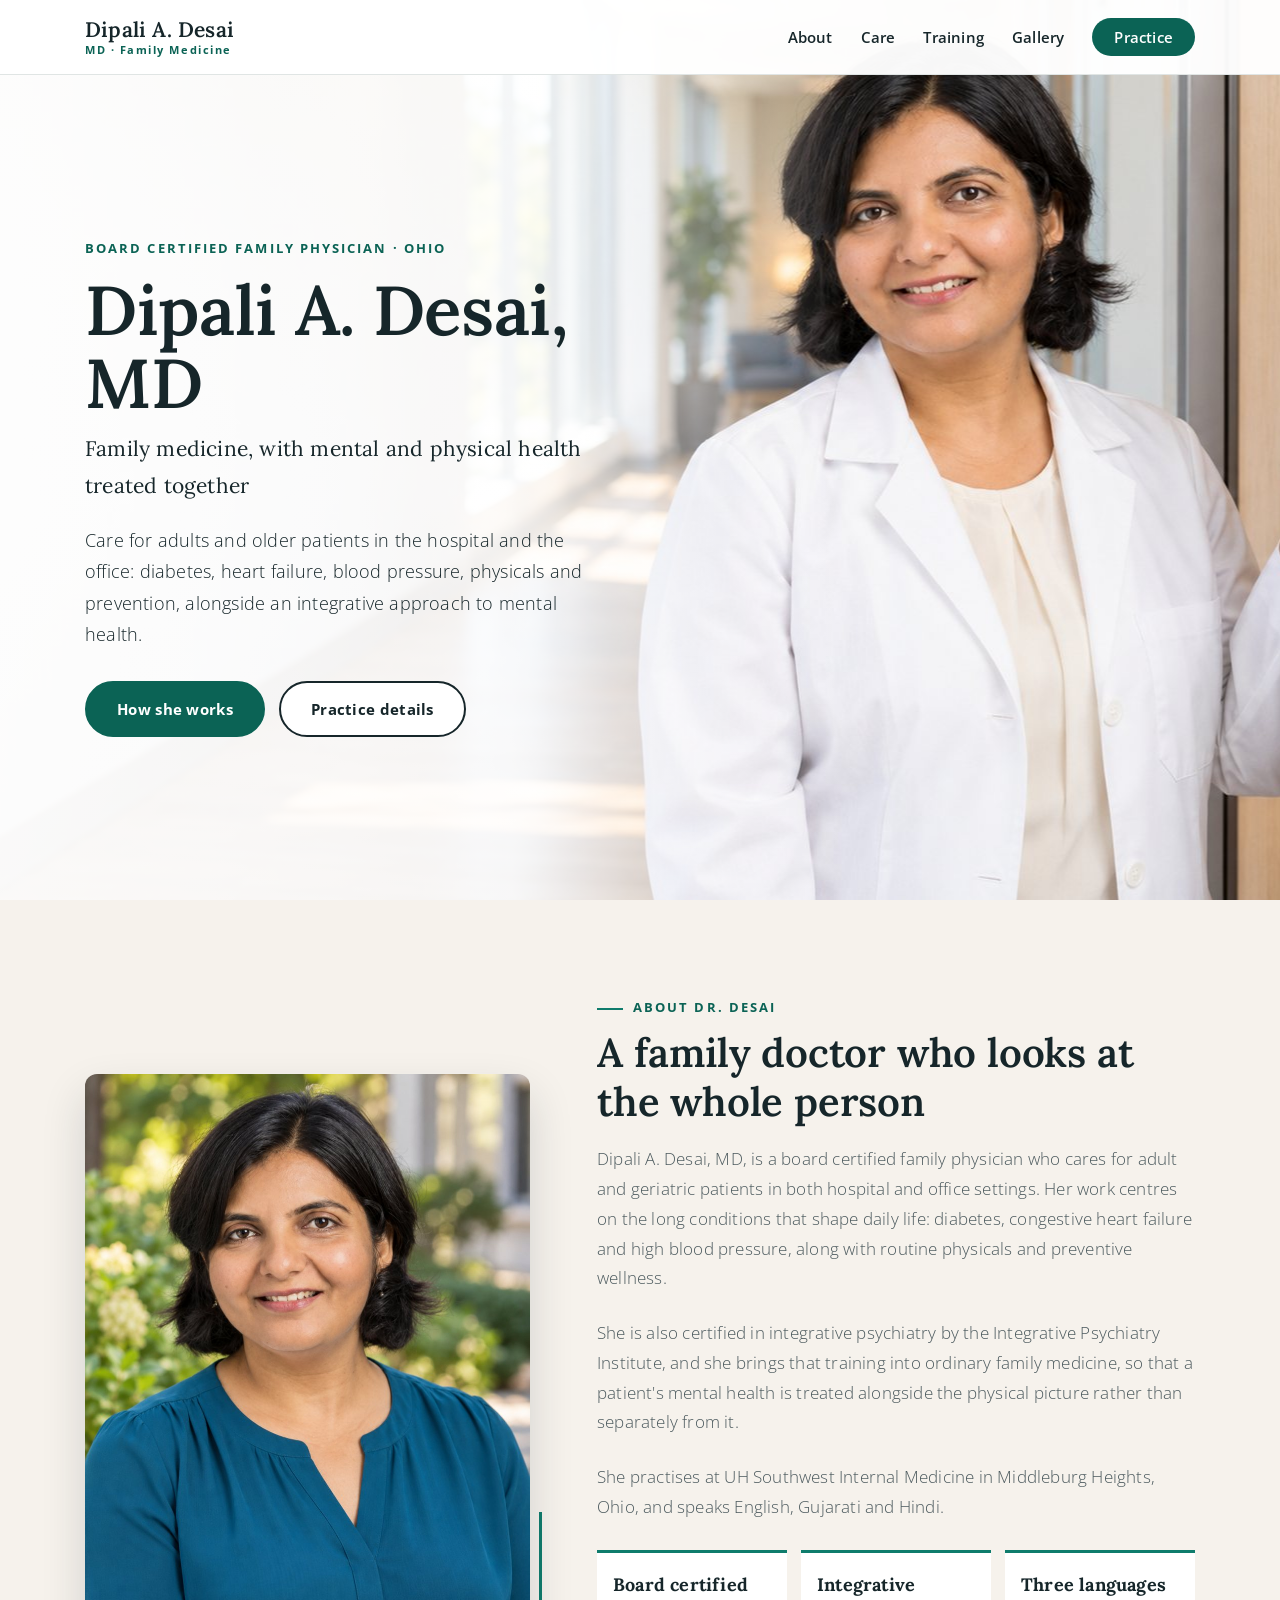
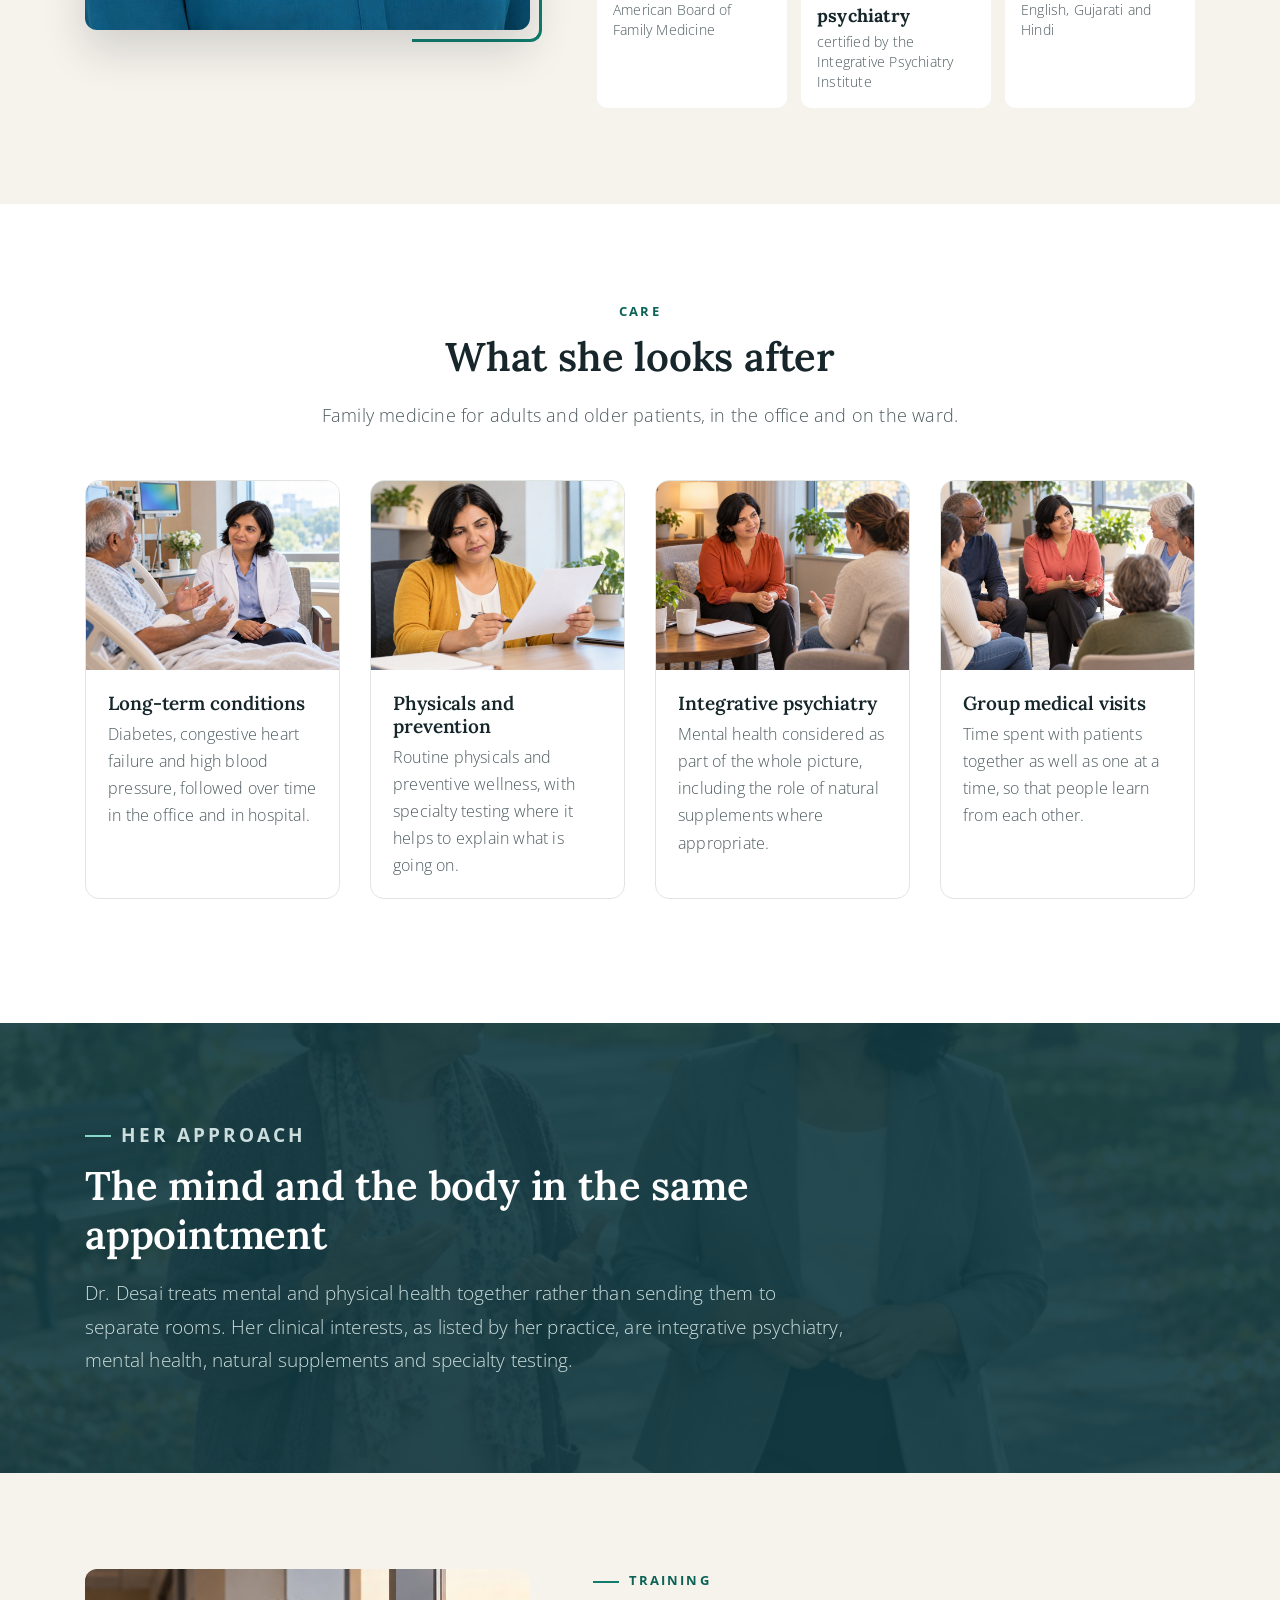
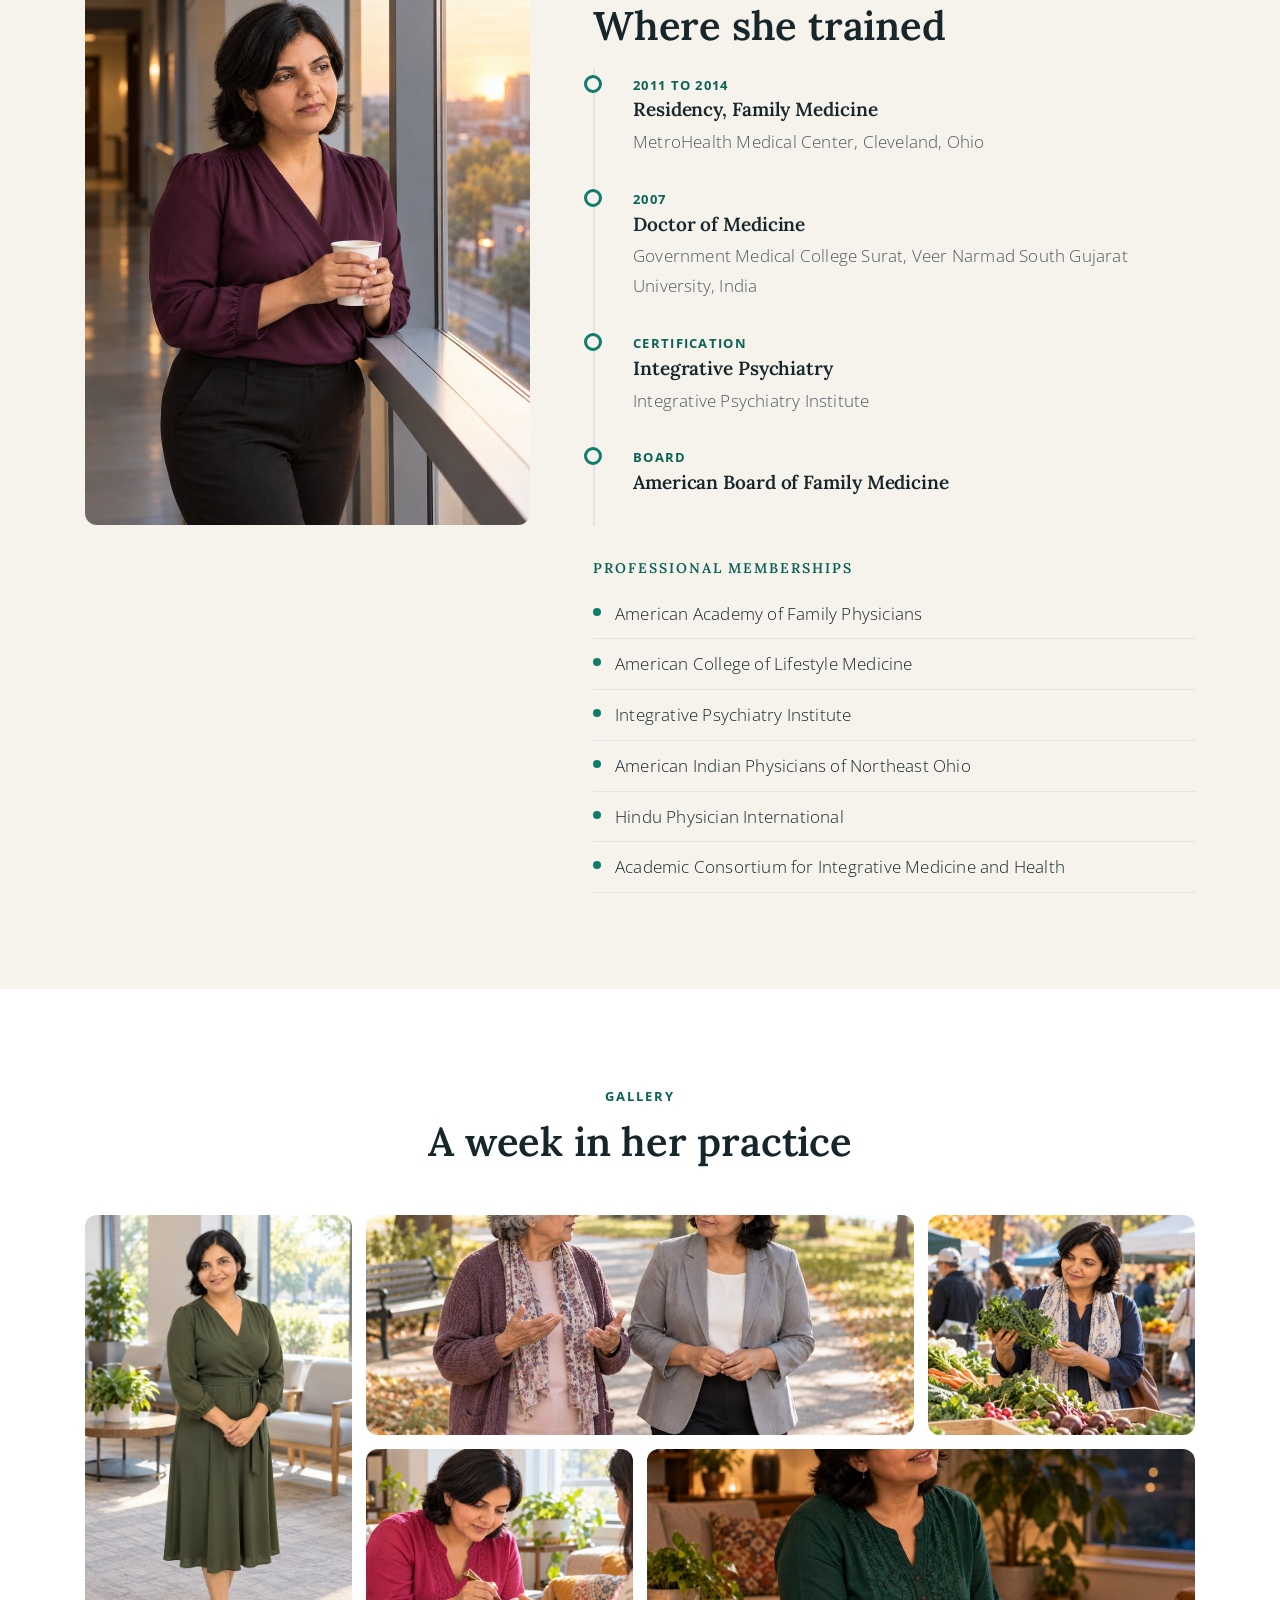
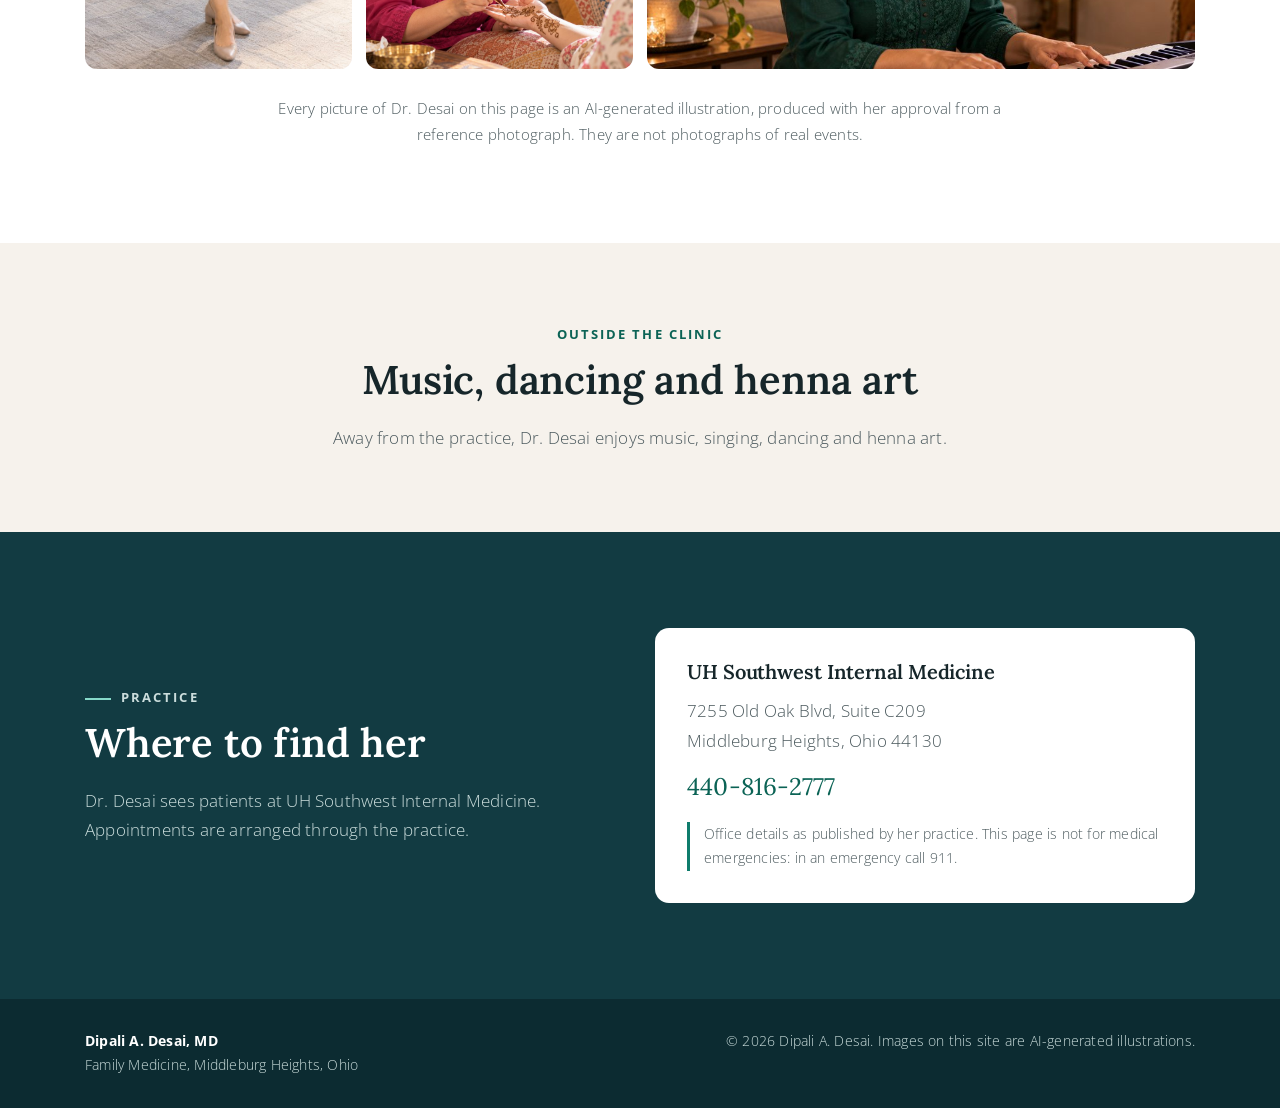
<file: index.html>
<!DOCTYPE html>
<html lang="en">
<head>
  <meta charset="utf-8">
  <meta name="viewport" content="width=device-width, initial-scale=1, shrink-to-fit=no">
  <title>Dipali A. Desai, MD | Family Medicine and Integrative Psychiatry, Ohio</title>
  <meta name="description" content="Dipali A. Desai, MD, is a board certified family physician in Middleburg Heights, Ohio, caring for adult and older patients and treating mental and physical health together.">
  <!-- While this site lives on github.io it stays out of search engines.
       When it moves to the client's own domain: delete the robots meta below,
       change robots.txt to "Allow: /", and add a canonical link. -->
  <meta name="robots" content="noindex, nofollow">
  <meta name="author" content="Dipali A. Desai, MD">
  <meta property="og:title" content="Dipali A. Desai, MD">
  <meta property="og:description" content="Board certified family physician, Middleburg Heights, Ohio. Family medicine with integrative psychiatry.">
  <meta property="og:image" content="img/portrait.jpg">
  <link rel="icon" href="img/favicon.png">
  <link rel="preconnect" href="https://fonts.googleapis.com">
  <link rel="stylesheet" href="https://fonts.googleapis.com/css2?family=Lora:wght@500;600&family=Open+Sans:wght@400;600;700&display=swap">
  <link rel="stylesheet" href="vendor/css/bundle.min.css">
  <link rel="stylesheet" href="css/style.css">
  <!-- Loaded last so it wins the cascade -->
  <link rel="stylesheet" href="css/dd.css">
</head>
<body>

<a class="dd-skip" href="#about">Skip to content</a>

<div class="loader"><div class="loader-spinner"></div></div>

<header>
  <nav class="dd-nav" id="dd-nav" aria-label="Main">
    <div class="container dd-nav-inner">
      <a class="dd-brand" href="#home">Dipali A. Desai<span>MD &middot; Family Medicine</span></a>
      <ul class="dd-links">
        <li><a href="#about">About</a></li>
        <li><a href="#care">Care</a></li>
        <li><a href="#training">Training</a></li>
        <li><a href="#gallery">Gallery</a></li>
        <li><a href="#contact" class="dd-links-cta">Practice</a></li>
      </ul>
      <button class="dd-burger" id="dd-burger" type="button" aria-label="Open menu" aria-controls="dd-menu" aria-expanded="false"><span></span><span></span><span></span></button>
    </div>
  </nav>
  <div class="dd-menu" id="dd-menu" aria-hidden="true">
    <button class="dd-menu-close" id="dd-menu-close" type="button" aria-label="Close menu">&times;</button>
    <ul>
      <li><a href="#home">Home</a></li>
      <li><a href="#about">About</a></li>
      <li><a href="#care">Care</a></li>
      <li><a href="#training">Training</a></li>
      <li><a href="#gallery">Gallery</a></li>
      <li><a href="#contact">Practice</a></li>
    </ul>
    <p class="dd-menu-foot">Middleburg Heights, Ohio</p>
  </div>
</header>

<main>

<!-- HERO -->
<section class="dd-hero" id="home">
  <div class="dd-hero-shade"></div>
  <div class="container">
    <div class="dd-hero-copy">
      <p class="dd-eyebrow">Board Certified Family Physician &middot; Ohio</p>
      <h1>Dipali A. Desai, MD</h1>
      <p class="dd-hero-role">Family medicine, with mental and physical health treated together</p>
      <p class="dd-hero-lede">Care for adults and older patients in the hospital and the office: diabetes, heart failure, blood pressure, physicals and prevention, alongside an integrative approach to mental health.</p>
      <div class="dd-btns">
        <a class="dd-btn dd-btn-solid" href="#care">How she works</a>
        <a class="dd-btn dd-btn-line" href="#contact">Practice details</a>
      </div>
    </div>
  </div>
</section>

<!-- ABOUT -->
<section class="dd-about" id="about">
  <div class="container">
    <div class="row align-items-center">
      <div class="col-lg-5">
        <figure class="dd-portrait">
          <img src="img/portrait.jpg" alt="Dipali A. Desai, MD, AI-generated portrait" width="880" height="1100">
        </figure>
      </div>
      <div class="col-lg-7">
        <p class="dd-kicker">About Dr. Desai</p>
        <h2>A family doctor who looks at the whole person</h2>
        <p>Dipali A. Desai, MD, is a board certified family physician who cares for adult and geriatric patients in both hospital and office settings. Her work centres on the long conditions that shape daily life: diabetes, congestive heart failure and high blood pressure, along with routine physicals and preventive wellness.</p>
        <p>She is also certified in integrative psychiatry by the Integrative Psychiatry Institute, and she brings that training into ordinary family medicine, so that a patient's mental health is treated alongside the physical picture rather than separately from it.</p>
        <p>She practises at UH Southwest Internal Medicine in Middleburg Heights, Ohio, and speaks English, Gujarati and Hindi.</p>
        <ul class="dd-facts">
          <li><b>Board certified</b><span>American Board of Family Medicine</span></li>
          <li><b>Integrative psychiatry</b><span>certified by the Integrative Psychiatry Institute</span></li>
          <li><b>Three languages</b><span>English, Gujarati and Hindi</span></li>
        </ul>
      </div>
    </div>
  </div>
</section>

<!-- CARE -->
<section class="dd-care" id="care">
  <div class="container">
    <div class="dd-head">
      <p class="dd-kicker">Care</p>
      <h2>What she looks after</h2>
      <p class="dd-sub">Family medicine for adults and older patients, in the office and on the ward.</p>
    </div>
    <div class="row">
      <div class="col-md-6 col-lg-3">
        <article class="dd-card">
          <img src="img/plate-1.jpg" alt="Dr. Desai listening to an older patient at his bedside, AI-generated" width="880" height="660" loading="lazy">
          <div class="dd-card-body">
            <h3>Long-term conditions</h3>
            <p>Diabetes, congestive heart failure and high blood pressure, followed over time in the office and in hospital.</p>
          </div>
        </article>
      </div>
      <div class="col-md-6 col-lg-3">
        <article class="dd-card">
          <img src="img/research.jpg" alt="Dr. Desai reviewing printed results at her desk, AI-generated" width="880" height="660" loading="lazy">
          <div class="dd-card-body">
            <h3>Physicals and prevention</h3>
            <p>Routine physicals and preventive wellness, with specialty testing where it helps to explain what is going on.</p>
          </div>
        </article>
      </div>
      <div class="col-md-6 col-lg-3">
        <article class="dd-card">
          <img src="img/plate-4.jpg" alt="Dr. Desai in conversation with a patient in a consulting room, AI-generated" width="880" height="660" loading="lazy">
          <div class="dd-card-body">
            <h3>Integrative psychiatry</h3>
            <p>Mental health considered as part of the whole picture, including the role of natural supplements where appropriate.</p>
          </div>
        </article>
      </div>
      <div class="col-md-6 col-lg-3">
        <article class="dd-card">
          <img src="img/mission.jpg" alt="Dr. Desai speaking with a group of patients in a community room, AI-generated" width="880" height="733" loading="lazy">
          <div class="dd-card-body">
            <h3>Group medical visits</h3>
            <p>Time spent with patients together as well as one at a time, so that people learn from each other.</p>
          </div>
        </article>
      </div>
    </div>
  </div>
</section>

<!-- APPROACH band -->
<section class="dd-approach" id="approach">
  <div class="container">
    <div class="dd-approach-box">
      <p class="dd-kicker dd-kicker-lift">Her approach</p>
      <h2>The mind and the body in the same appointment</h2>
      <p>Dr. Desai treats mental and physical health together rather than sending them to separate rooms. Her clinical interests, as listed by her practice, are integrative psychiatry, mental health, natural supplements and specialty testing.</p>
    </div>
  </div>
</section>

<!-- TRAINING -->
<section class="dd-training" id="training">
  <div class="container">
    <div class="row">
      <div class="col-lg-5">
        <figure class="dd-training-img"><img src="img/career.jpg" alt="Dr. Desai at a hospital window early in the morning, AI-generated" width="880" height="1100" loading="lazy"></figure>
      </div>
      <div class="col-lg-7">
        <p class="dd-kicker">Training</p>
        <h2>Where she trained</h2>
        <ol class="dd-timeline">
          <li>
            <span class="dd-yr">2011 to 2014</span>
            <h3>Residency, Family Medicine</h3>
            <p class="dd-org">MetroHealth Medical Center, Cleveland, Ohio</p>
          </li>
          <li>
            <span class="dd-yr">2007</span>
            <h3>Doctor of Medicine</h3>
            <p class="dd-org">Government Medical College Surat, Veer Narmad South Gujarat University, India</p>
          </li>
          <li>
            <span class="dd-yr">Certification</span>
            <h3>Integrative Psychiatry</h3>
            <p class="dd-org">Integrative Psychiatry Institute</p>
          </li>
          <li>
            <span class="dd-yr">Board</span>
            <h3>American Board of Family Medicine</h3>
          </li>
        </ol>
        <h3 class="dd-sub-h">Professional memberships</h3>
        <!-- Only memberships that appear in BOTH sources are listed. See SOURCE-FACTS.md discrepancy 1. -->
        <ul class="dd-list">
          <li>American Academy of Family Physicians</li>
          <li>American College of Lifestyle Medicine</li>
          <li>Integrative Psychiatry Institute</li>
          <li>American Indian Physicians of Northeast Ohio</li>
          <li>Hindu Physician International</li>
          <li>Academic Consortium for Integrative Medicine and Health</li>
        </ul>
      </div>
    </div>
  </div>
</section>

<!-- GALLERY -->
<section class="dd-gallery" id="gallery">
  <div class="container">
    <div class="dd-head">
      <p class="dd-kicker">Gallery</p>
      <h2>A week in her practice</h2>
    </div>
    <div class="dd-grid">
      <figure class="dd-g dd-g-tall"><img src="img/company.jpg" alt="Dr. Desai in the waiting area of her medical office, AI-generated" width="880" height="1100" loading="lazy"></figure>
      <figure class="dd-g dd-g-wide"><img src="img/plate-2.jpg" alt="Dr. Desai walking outdoors with a patient, AI-generated" width="880" height="660" loading="lazy"></figure>
      <figure class="dd-g"><img src="img/plate-3.jpg" alt="Dr. Desai choosing fresh vegetables at a market, AI-generated" width="880" height="660" loading="lazy"></figure>
      <figure class="dd-g"><img src="img/plate-5.jpg" alt="Dr. Desai applying henna at home, AI-generated" width="880" height="660" loading="lazy"></figure>
      <figure class="dd-g dd-g-last"><img src="img/plate-6.jpg" alt="Dr. Desai singing at home with a keyboard, AI-generated" width="880" height="660" loading="lazy"></figure>
    </div>
    <p class="dd-disclosure">Every picture of Dr. Desai on this page is an AI-generated illustration, produced with her approval from a reference photograph. They are not photographs of real events.</p>
  </div>
</section>

<!-- LIFE -->
<section class="dd-life" id="life">
  <div class="container">
    <div class="dd-life-box">
      <p class="dd-kicker">Outside the clinic</p>
      <h2>Music, dancing and henna art</h2>
      <p>Away from the practice, Dr. Desai enjoys music, singing, dancing and henna art.</p>
    </div>
  </div>
</section>

<!-- PRACTICE / CONTACT -->
<section class="dd-contact" id="contact">
  <div class="container">
    <div class="row align-items-center">
      <div class="col-lg-6">
        <p class="dd-kicker dd-kicker-lift">Practice</p>
        <h2>Where to find her</h2>
        <p>Dr. Desai sees patients at UH Southwest Internal Medicine. Appointments are arranged through the practice.</p>
        <!-- Needs Client Confirmation: no client email was on the customer sheet, so this page has no
             contact form yet. When Tahir supplies her address, add a FormSubmit form pointing at it. -->
      </div>
      <div class="col-lg-6">
        <div class="dd-office">
          <h3>UH Southwest Internal Medicine</h3>
          <p class="dd-addr">7255 Old Oak Blvd, Suite C209<br>Middleburg Heights, Ohio 44130</p>
          <p class="dd-phone"><a href="tel:+14408162777">440-816-2777</a></p>
          <p class="dd-note">Office details as published by her practice. This page is not for medical emergencies: in an emergency call 911.</p>
        </div>
      </div>
    </div>
  </div>
</section>

</main>

<footer class="dd-foot">
  <div class="container dd-foot-inner">
    <p><b>Dipali A. Desai, MD</b><br>Family Medicine, Middleburg Heights, Ohio</p>
    <p>&copy; <span id="dd-year">2026</span> Dipali A. Desai. Images on this site are AI-generated illustrations.</p>
  </div>
</footer>

<a href="#home" class="dd-top" id="dd-top" aria-label="Back to top"><i class="fas fa-arrow-up" aria-hidden="true"></i></a>

<script src="vendor/js/bundle.min.js"></script>
<script src="js/dd.js"></script>
</body>
</html>
</file>
<file: css/style.css>
/* ===================================
    About
====================================== */

/*
    Theme Name: MegaOne
    Theme URI:
    Author: Themes Industry
    Author URI:
    Description: One Page Parallax Template
    Tags: one page, multipurpose, parallax, creative, html5

 */

/* ===================================
    Table of Content
====================================== */


/*  - Fonts
    - General
    - Fonts
    - Social Icon Hover
    - Header And Navigation
    - Slider
    - About
    - Team
    - Portfolio
    - Price
    - Parallax
    - Testimonial
    - Client
    - Blog
    - Contact
    - Map
    - Footer
    - Loader
    - Media Queries   */


/* ===================================
    Google font
====================================== */

@import url('https://fonts.googleapis.com/css?family=Roboto:100,200,300,400,500,700');
@import url('https://fonts.googleapis.com/css?family=Montserrat:300,500,600,700,800&display=swap');


.main-font{font-family: 'Roboto', sans-serif;}
.alt-font{font-family: 'Montserrat', sans-serif;}

html{
    scroll-behavior: smooth;
}
/* ===================================
    General
====================================== */

body {font-family: 'Roboto', sans-serif; font-size: 16px;color: #696969;font-weight:300;line-height:30px;letter-spacing: 0.2px;width: 100%; overflow-x: hidden}
.h1, .h2, .h3, .h4, .h5, .h6, h1, h2, h3, h4, h5, h6 {line-height: 1.2; font-weight: 500; font-family: 'Montserrat', sans-serif; color: #2b2b2b;}
a, *::before, *::after, img, span, input, button, .navbar, .fixedmenu, .tp-bullet, .owl-dot, .owl-prev, .owl-next {transition: ease-in-out 0.2s;-webkit-transition: ease-in-out 0.2s;-moz-transition: ease-in-out 0.2s;-ms-transition: ease-in-out 0.2s;-o-transition: ease-in-out 0.2s;}
section,.section-padding {position: relative;padding: 7.5rem 0;overflow: hidden;}
.section-top-margin{margin-top: 7.5rem;}
a {color:inherit;text-decoration: none;}
.rev_slider_wrapper{width: 100% !important;}
.btn.focus, .btn:focus{box-shadow: none;}
p:last-child{margin-bottom: 0 !important;}
.fa, .far, .fas{display: inline;}
a:active, a:hover{color: #00bcd4;}
blockquote {border-left: 2px solid;padding: 10px 15px 10px 35px;margin: 25px 0;font-size: 18px;line-height: 28px;margin-top: 32px;margin-bottom: 32px;}
blockquote > cite {font-weight: 400;font-size: 14px;display: block;}
.hidden{display: none;}

/* transition none */
.no-transition *{transition-timing-function:initial; -moz-transition-timing-function:initial; -webkit-transition-timing-function:initial; -o-transition-timing-function:initial; -ms-transition-timing-function:initial; transition-duration: 0s; -moz-transition-duration: 0s; -webkit-transition-duration: 0s; -o-transition-duration: 0s; -ms-transition-duration: 0s;}

/* opacity */
.opacity-full{opacity: 1;}
.opacity-3{opacity: .3;}
.opacity-4{opacity: .4;}
.opacity-5{opacity: .5;}
.opacity-6{opacity: .6;}
.opacity-7{opacity: .7;}
.opacity-7{opacity: .7;}
.opacity-8{opacity: .8;}
.opacity-9{opacity: .9;}

/*font-weight*/
.font-weight-100{font-weight: 100;}
.font-weight-300{font-weight: 300;}
.font-weight-500{font-weight: 500;}
.font-weight-600{font-weight: 600;}

/* button */
.btn {-webkit-appearance: initial; overflow: hidden;position: sticky; z-index: 2; display:inline-block; font-size: 17px; border:2px solid transparent; letter-spacing: .5px; line-height: inherit; border-radius: 0; text-transform:capitalize; width: auto;font-family: 'Montserrat', sans-serif; font-weight: 500; -webkit-transition: all .5s ease;-o-transition: all .5s ease !important;transition: all .5s ease !important;}
/* button size */
.btn.btn-small {font-size:12px; padding: 4px 1.8em;}
.btn.btn-medium {font-size:12px; padding: 6px 1.8em;}
.btn.btn-large {font-size:14px; padding: 9px 34px; line-height: 1.8em;}
.btn.btn-rounded {border-radius: 50px;}


/* button background */
.btn{
    cursor: pointer;
}
.btn.btn-white {background:#ffffff; border-color: #ffffff; color: #585858}
.btn.btn-white:hover, .btn.btn-white:focus {background: transparent !important; border-color: #ffffff; color:  #ffffff !important}
.btn.btn-transparent-white {background:transparent; border-color: #ffffff; color:  #ffffff !important;}
.btn.btn-transparent-white:hover, .btn.btn-transparent-white:focus {background: #ffffff !important; color: #585858 !important}
.btn.btn-transparent-black {background:transparent; border-color: #2b2b2b; color: #2b2b2b}
.btn.btn-transparent-black:hover, .btn.btn-transparent-black:focus {background: #2b2b2b !important; color: #ffffff !important}
.btn.btn-black {background: #2b2b2b; border-color: #2b2b2b; color: #ffffff}
.btn.btn-black:hover, .btn.btn-black:focus {background: transparent !important; border-color: #2b2b2b; color: #2b2b2b !important}
.btn.btn-blue {background: #00bcd4; border-color: #00bcd4; color: #ffffff}
.btn.btn-blue:hover, .btn.btn-blue:focus {background: transparent !important; border-color: #00bcd4; color: #00bcd4 !important}
.btn.btn-gradient{color: #ffffff; flex: 1 1 auto;transition: 0.5s;background-size: 200% auto;background-image: linear-gradient(to right, #3264f5 0%, #7202bb 51%, #3264f5 100%);}
.btn.btn-gradient:hover{background-position: right center;}
.btn.btn-hvr-white:hover, .btn.btn-hvr-white:focus {background: #ffffff !important; border-color: #ffffff; color: #585858 !important}

/* overlay */
.bg-overlay{position: absolute;top: 0;left: 0;width: 100%;height: 100%;z-index: 1;}

/* background color */
.bg-black{background: #000000;}
.bg-dark {background-color: #1d1d21 !important;}
.bg-blue {background-color: #03a9f5;}
.bg-pink {background-color: #f033b5;}
.bg-purple {background-color: #9556f5;}

.gradient-bg1{
    background: #3264f5;
    background: -moz-linear-gradient(left, #3264f5 2%, #7004bc 82%);
    background: -webkit-linear-gradient(left, #3264f5 2%,#7004bc 82%);
    background: linear-gradient(to right, #3264f5 2%,#7004bc 82%);
}

.gradient-bg2{
    background: #237afe;
    background: -moz-linear-gradient(left, #237afe 2%, #03a9f5 82%);
    background: -webkit-linear-gradient(left, #237afe 2%, #03a9f5 82%);
    background: linear-gradient(to right, #237afe 2%, #03a9f5 82%);
}

/* text-color */
.main-color{color: #f033b5;}
.alt-color{color: #03a9f5;}

/*Max Width*/
.mx-570{
    max-width: 570px;
    display: inline-block;
}

/* ===================================
   Social Icon Hover
====================================== */

/*icon bg bover */
.facebook-bg-hvr:hover{background:#4267B2 !important;color: #fff !important;border: 1px solid #4267B2 !important;}
.twitter-bg-hvr:hover{background:#1DA1F2 !important;color: #fff !important;border: 1px solid #1DA1F2 !important;}
.instagram-bg-hvr:hover{background:#C32AA3 !important;color: #fff !important;border: 1px solid #C32AA3 !important;}
.linkedin-bg-hvr:hover{background:#0077B5 !important;color: #fff !important;border: 1px solid #0077B5 !important;}
.pinterest-bg-hvr:hover{background:#BD081C !important;color: #fff !important;border: 1px solid #BD081C !important;}
.google-bg-hvr:hover{background:#DB4437 !important;color: #fff !important;border: 1px solid #DB4437 !important;}

/*icon text bover */
.facebook-text-hvr:hover{color:#4267B2 !important;}
.twitter-text-hvr:hover{color:#1DA1F2 !important;}
.instagram-text-hvr:hover{color:#C32AA3 !important;}
.linkedin-text-hvr:hover{color:#0077B5 !important;}
.pinterest-text-hvr:hover{color:#BD081C !important;}
.google-text-hvr:hover{color:#DB4437 !important;}

/* ===================================
   Social Icon Color
====================================== */

.social-icon-clr a i.fa-facebook {color: #3B5998;}
.social-icon-clr a i.fa-twitter {color: #55ACEE;}
.social-icon-clr a i.fa-google-plus {color: #DD4B39;}
.social-icon-clr a i.fa-linkedin-in {color: #0976B4;}
.social-icon-clr a i.fa-instagram {color: #c13584;}
.social-icon-clr a i.fa-youtube {color: #dd4b39;}
.social-icon-clr a i.fa-pinterest-p {color: #B7242A;}
.social-icon-clr a i.fa-instagram {color: #e8715c;}
.social-icon-clr a i.fa-vimeo {color: #1ab7ea;}
.social-icon-clr a i.fa-vk {color: #4c75a3;}
.social-icon-clr a i.fa-youtube {color: #cd201f;}
.social-icon-clr a i.fa-pinterest {color: #bd081c;}
.social-icon-clr a i.fa-tumblr {color: #34465d;}
.social-icon-clr a i.fa-behance {color: #131418;}
.social-icon-clr a i.fa-dribbble {color: #ea4c89;}
.social-icon-clr a i.fa-google-plus {color: #dd4b39;}
.social-icon-clr a i.fa-xing {color: #026466;}
.social-icon-clr a i.fa-yelp {color: #af0606;}
.social-icon-clr a i.fa-vine {color: #00b489;}

/* ===================================
   Social Icon Hover
====================================== */

.social-icon-clr-hvr a i:hover.fa-facebook {color: #3B5998;}
.social-icon-clr-hvr a i:hover.fa-twitter {color: #55ACEE;}
.social-icon-clr-hvr a i:hover.fa-google-plus {color: #DD4B39;}
.social-icon-clr-hvr a i:hover.fa-linkedin-in {color: #0976B4;}
.social-icon-clr-hvr a i:hover.fa-instagram {color: #c13584;}
.social-icon-clr-hvr a i:hover.fa-youtube {color: #dd4b39;}
.social-icon-clr-hvr a i:hover.fa-pinterest-p {color: #B7242A;}
.social-icon-clr-hvr a i:hover.fa-instagram {color: #e8715c;}
.social-icon-clr-hvr a i:hover.fa-vimeo {color: #1ab7ea;}
.social-icon-clr-hvr a i:hover.fa-vk {color: #4c75a3;}
.social-icon-clr-hvr a i:hover.fa-youtube {color: #cd201f;}
.social-icon-clr-hvr a i:hover.fa-pinterest {color: #bd081c;}
.social-icon-clr-hvr a i:hover.fa-tumblr {color: #34465d;}
.social-icon-clr-hvr a i:hover.fa-behance {color: #131418;}
.social-icon-clr-hvr a i:hover.fa-dribbble {color: #ea4c89;}
.social-icon-clr-hvr a i:hover.fa-google-plus {color: #dd4b39;}
.social-icon-clr-hvr a i:hover.fa-xing {color: #026466;}
.social-icon-clr-hvr a i:hover.fa-yelp {color: #af0606;}
.social-icon-clr-hvr a i:hover.fa-vine {color: #00b489;}

/* ========== End Basic Style ========== */


/* ===================================
    Header
====================================== */

header {
    width: 100%;
    z-index: 99;
}

/* logo change */

header .logo .logo-dark, header .logo .logo-light {visibility: hidden; opacity: 0; width: 0; transition-duration: 0.5s; -webkit-transition-duration: 0.5s; -moz-transition-duration: 0.5s; -ms-transition-duration: 0.5s; -o-transition-duration: 0.5s;}
header .logo .logo-dark.default, header .logo .logo-light.default {visibility: visible; opacity: 1; width: auto; transition-duration:0.5s;  -webkit-transition-duration: 0.5s; -moz-transition-duration: 0.5s; -ms-transition-duration: 0.5s; -o-transition-duration: 0.5s;}
header.header-appear nav .logo .logo-light, header.header-appear nav.header-dark .logo .logo-light {visibility: visible;  opacity: 1; width: auto; transition-duration: 0.5s; -webkit-transition-duration: 0.5s; -moz-transition-duration: 0.5s; -ms-transition-duration: 0.5s; -o-transition-duration: 0.5s;}
header.header-appear nav .logo .logo-dark, header.header-appear nav.header-dark .logo .logo-dark {visibility: hidden; opacity: 0; width: 0; transition-duration:0.5s; -webkit-transition-duration: 0.5s; -moz-transition-duration: 0.5s; -ms-transition-duration: 0.5s; -o-transition-duration: 0.5s;}
header.header-appear nav .logo .logo-dark, header.header-appear nav.header-light .logo .logo-dark {visibility: visible;  opacity: 1; width: auto; transition-duration:0.5s; -webkit-transition-duration: 0.5s; -moz-transition-duration: 0.5s; -ms-transition-duration: 0.5s; -o-transition-duration: 0.5s;}
header.header-appear nav .logo .logo-light, header.header-appear nav.header-light .logo .logo-light {visibility: hidden; opacity: 0; width: 0; transition-duration:0.5s; -webkit-transition-duration: 0.5s; -moz-transition-duration: 0.5s; -ms-transition-duration: 0.5s; -o-transition-duration: 0.5s;}
header a.logo {display: inline-block; vertical-align: middle;line-height: 0}
header a.logo img {max-width:130px; vertical-align: sub;}

/* Navbar */

.navbar-top-default {
    position: absolute;
    top: 0;
    z-index: 99;
    overflow: hidden;
    height: 90px;
    width: 100%;
    -webkit-transition: all .1s ease;
    -moz-transition: all .1s ease;
    -ms-transition: all .1s ease;
    -o-transition: all .1s ease;
    transition: all .1s ease;
    background-color: #FFFFFF;
}


.header-appear .navbar-top-default {
    height: 90px;
    position: fixed;
    z-index: 999;
    background: #ffffff;
    -webkit-animation-name: animationFade;
    -o-animation-name: animationFade;
    animation-name: animationFade;
    -webkit-animation-duration: 1s;
    -o-animation-duration: 1s;
    animation-duration: 1s;
    -webkit-animation-fill-mode: both;
    -o-animation-fill-mode: both;
    animation-fill-mode: both;
    -webkit-box-shadow: 0 10px 10px -10px rgba(0, 0, 0, 0.35);
    box-shadow: 0 10px 10px -10px rgba(0, 0, 0, 0.35);
}

/* animation */

@-webkit-keyframes animationFade {
    from {
        opacity: 0;
        -webkit-transform: translate3d(0, -100%, 0);
        transform: translate3d(0, -100%, 0);
    }
    to {
        opacity: 1;
        -webkit-transform: none;
        transform: none;
    }
}
@-o-keyframes animationFade {
    from {
        opacity: 0;
        -webkit-transform: translate3d(0, -100%, 0);
        transform: translate3d(0, -100%, 0);
    }
    to {
        opacity: 1;
        -webkit-transform: none;
        -o-transform: none;
        transform: none;
    }
}
@keyframes animationFade {
    from {
        opacity: 0;
        -webkit-transform: translate3d(0, -100%, 0);
        transform: translate3d(0, -100%, 0);
    }
    to {
        opacity: 1;
        -webkit-transform: none;
        -o-transform: none;
        transform: none;
    }
}

.navbar-simple .navbar-nav .nav-link{
    padding: 0.4rem 1.5rem;
    margin-left:.5rem;
    color: #2b2b2b;
    font-weight: 400;
}

.header-appear .navbar-simple .navbar-nav .nav-link{
    color: #2b2b2b;
}

.nav-box-round .navbar-nav .nav-link{
    /*-webkit-border-radius: 20px;*/
    /*-moz-border-radius: 20px;*/
    /*border-radius: 20px;*/
    border-bottom: solid 2px transparent;
}
.nav-box-round .navbar-nav .nav-link span{
    height: 3px;
    width: 0;
    display: block;
    background-color: transparent;
    transition: .8s ease;
    margin-left: auto;
    margin-right: auto;
}
 .nav-box-round .navbar-nav .nav-link.active{
    color: #00bcd4;
}
header .nav-box-round .navbar-nav .nav-link.active span{
    width: 100%;
    background-color: #00bcd4;
}

header .nav-box-round .navbar-nav .nav-link:hover{
    color: #00bcd4;
}


/* side menu button */

.sidemenu_btn {
    -webkit-transition: all .3s linear;
    -o-transition: all .3s linear;
    transition: all .3s linear;
    width: 36px;
    padding: 6px;
    margin-right: 1rem;
    position: absolute;
    right: 15px;
    display: inline-block;
}

.sidemenu_btn_inner{
    height:70px;
    width:70px;
    display: flex;
    position: relative;
    justify-content: center;
    align-items: center;
    float: left;
}

.sidemenu_btn span {
    height: 2px;
    width: 100%;
    background-color: #2b2b2b;
    display: block;
}

.header-appear .sidemenu_btn span {
    background-color: #2b2b2b;
}

.sidemenu_btn span:nth-child(2) {
    margin: 4px 0;
}


/* ===================================
    Side Menu
====================================== */


.side-menu {
    width: 100%;
    position: fixed;
    right: 0;
    top: 0;
    background: rgba(0, 188, 212, 0.89);
    z-index: 1032;
    height: 100%;
    -webkit-transform: translate3d(0, 100%, 0);
    transform: translate3d(0, 100%, 0);
    -webkit-transition: -webkit-transform .5s ease;
    transition: -webkit-transform .5s ease;
    -o-transition: -o-transform .5s ease;
    transition: transform .5s ease;
    transition: transform .5s ease, -webkit-transform .5s ease, -o-transform .5s ease;
    transition: transform .5s ease, -webkit-transform .5s ease;
    overflow: hidden;
}
.side-menu.left {
    left: 0; right: auto;
    -webkit-transform: translate3d(-100%, 0, 0);
    transform: translate3d(-100%, 0, 0);
}
.side-menu.before-side {
    width: 280px;
}
.side-menu.side-menu-active,
.side-menu.before-side{
    -webkit-transform: translate3d(0, 0, 0);
    transform: translate3d(0, 0, 0);
}
.pul-menu .side-menu.side-menu-active {
    visibility: visible; opacity: 1;
}
.side-menu .navbar-brand {
    margin: 0 0 2.5rem 0;
}

/*Side overlay*/
#close_side_menu {
    position: fixed;
    top: 0;
    left: 0;
    width: 100%;
    height: 100%;
    background-color: #000;
    -webkit-transition: opacity 300ms cubic-bezier(0.895, 0.03, 0.685, 0.22);
    -o-transition: opacity 300ms cubic-bezier(0.895, 0.03, 0.685, 0.22);
    transition: opacity 300ms cubic-bezier(0.895, 0.03, 0.685, 0.22);
    display: none;
    z-index: 1031;
    opacity: 0.4;
}

/*side clode btn*/
.side-menu .btn-close {
    height: 33px;
    width: 33px;
    display: inline-block;
    text-align: center;
    position: absolute;
    top: 28px;
    right: 32px;
    cursor: pointer;
}
.side-menu.before-side .btn-close{
    display: none;
}
.side-menu .btn-close::before, .side-menu .btn-close::after {
    position: absolute;
    left: 16px;
    content: ' ';
    height: 24px;
    width: 2px;
    background: #fff;
    top: 5px;
}
.side-menu .btn-close:before {
    -webkit-transform: rotate(45deg);
    -ms-transform: rotate(45deg);
    -o-transform: rotate(45deg);
    transform: rotate(45deg);
}
.side-menu .btn-close:after {
    -webkit-transform: rotate(-45deg);
    -ms-transform: rotate(-45deg);
    -o-transform: rotate(-45deg);
    transform: rotate(-45deg);
}

.side-menu .inner-wrapper {
    padding: 3.5rem 5rem;
    height: 100%;
    position: relative;
    overflow-y: auto;
    display: -webkit-box;
    display: -webkit-flex;
    display: -moz-box;
    display: -ms-flexbox;
    display: flex;
    -webkit-box-align: center;
    -webkit-align-items: center;
    -moz-box-align: center;
    -ms-flex-align: center;
    align-items: center;
    text-align: center;
    -webkit-flex-wrap: wrap;
    -ms-flex-wrap: wrap;
    flex-wrap: wrap;
}
.pul-menu.pushwrap .side-menu .inner-wrapper{
    padding: 3.5rem 2.5rem;
}
.side-menu .side-nav {
    margin-top: 30px;
    display: block;
}
.side-nav .navbar-nav .nav-item{
    display: block;
    margin: 10px 0; padding: 0 !important;
    opacity: 0;
    -webkit-transition: all 0.8s ease 500ms;
    -o-transition: all 0.8s ease 500ms;
    transition: all 0.8s ease 500ms;

    -webkit-transform: translateY(30px);
    -ms-transform: translateY(30px);
    -o-transform: translateY(30px);
    transform: translateY(30px);
}
.side-nav .navbar-nav .nav-item:first-child {
    -webkit-transition-delay: .1s;
    -o-transition-delay: .1s;
    transition-delay: .1s;
}
.side-nav .navbar-nav .nav-item:nth-child(2){
    -webkit-transition-delay: .2s;
    -o-transition-delay: .2s;
    transition-delay: .2s;
}
.side-nav .navbar-nav .nav-item:nth-child(3) {
    -webkit-transition-delay: .3s;
    -o-transition-delay: .3s;
    transition-delay: .3s;
}
.side-nav .navbar-nav .nav-item:nth-child(4) {
    -webkit-transition-delay: .4s;
    -o-transition-delay: .4s;
    transition-delay: .4s;
}
.side-nav .navbar-nav .nav-item:nth-child(5) {
    -webkit-transition-delay: .5s;
    -o-transition-delay: .5s;
    transition-delay: .5s;
}
.side-nav .navbar-nav .nav-item:nth-child(6) {
    -webkit-transition-delay: .6s;
    -o-transition-delay: .6s;
    transition-delay: .6s;
}
.side-nav .navbar-nav .nav-item:nth-child(7) {
    -webkit-transition-delay: .7s;
    -o-transition-delay: .7s;
    transition-delay: .7s;
}
.side-nav .navbar-nav .nav-item:nth-child(8) {
    -webkit-transition-delay: .8s;
    -o-transition-delay: .8s;
    transition-delay: .8s;
}
.side-nav .navbar-nav .nav-item:nth-child(9) {
    -webkit-transition-delay: .9s;
    -o-transition-delay: .9s;
    transition-delay: .9s;
}
.side-menu.side-menu-active .side-nav .navbar-nav .nav-item {
    -webkit-transform: translateY(0);
    -ms-transform: translateY(0);
    -o-transform: translateY(0);
    transform: translateY(0);
    opacity: 1;
}
.side-nav .navbar-nav .nav-link {
    display: inline-table;
    color: #fff;
    padding: 2px 0 3px 0 !important;
    font-size: 1.5rem;
    font-weight: 300;
    line-height: normal;
    position: relative;
    -webkit-border-radius: 0;
    border-radius: 0;
}
.side-nav .navbar-nav .nav-link::after{
    content: "";
    position: absolute;
    background: #fff;
    display: inline-block;
    width: 0;
    height: 3px;
    bottom: 0; left: 0;
    overflow: hidden;
    -webkit-transition: all 0.5s cubic-bezier(0, 0, 0.2, 1);
    -o-transition: all 0.5s cubic-bezier(0, 0, 0.2, 1);
    transition: all 0.5s cubic-bezier(0, 0, 0.2, 1);
}

.side-nav .navbar-nav .nav-link:hover::after,
.side-nav .navbar-nav .nav-link:focus::after,
.side-nav .navbar-nav .nav-link.active::after {
    width: 100%;
}
.side-nav .navbar-nav .nav-link.active {
    background: transparent;
}
.side-menu p{
    font-size: 13px;
    margin-top: .5rem;
    margin-bottom: 0;
}

.social-icons-simple{
    margin-bottom: 0;
    margin-left: -10px;
}

.social-icons-simple li{
    display: inline-block;
}

.social-icons-simple li a {
    display: block;
    font-size: 16px;
    height: 36px;
    line-height: 38px;
    border: 1px solid transparent;
    text-align: center;
    width: 36px;
    -webkit-border-radius: 50%;
    border-radius: 50%;
    position: relative;
    z-index: 1;
    overflow: hidden;
    -webkit-transition: background-color .5s ease;
    -o-transition: background-color .5s ease;
    transition: background-color .5s ease;
}
.social-icons-simple li a:hover{
    background-color:#FFFFFF;
}

.social-icons-simple li.animated-wrap a:hover{
    background-color: transparent;
    color: #ffffff;
}




/* ===================================
    Single Items
====================================== */


.single-items {
    position: relative;
    width: 100%;
    height: 100vh;
    overflow: hidden;
    background-position: center center;
    -webkit-background-size: cover;
    background-size: cover;
    background-attachment: fixed;
}

.single-items h3 {
    font-size: 3rem;
    margin-bottom: 1.3rem;
}

.single-items h3 a:hover,.single-items h3 a:focus{
    color: inherit;
}

.single-items p{
    margin-bottom: 10px;
}

.center-block {
    display: -webkit-box;
    display: -webkit-flex;
    display: -moz-box;
    display: -ms-flexbox;
    display: flex;
    -webkit-box-pack: center;
    -webkit-justify-content: center;
    -moz-box-pack: center;
    -ms-flex-pack: center;
    justify-content: center;
    -webkit-box-orient: vertical;
    -webkit-box-direction: normal;
    -webkit-flex-direction: column;
    -moz-box-orient: vertical;
    -moz-box-direction: normal;
    -ms-flex-direction: column;
    flex-direction: column;
    -webkit-box-align: center;
    -webkit-align-items: center;
    -moz-box-align: center;
    -ms-flex-align: center;
    align-items: center;
}

/* ===================================
   Footer
====================================== */

.footer-social ul{
    margin: 0;
    padding: 0;
}

.footer-social li{
    display: inline-block;
}

.footer-social a {
    display: block;
    width: 45px;
    height: 45px;
    text-align: center;
    line-height: 45px;
    border-radius: 50px;
    font-size: 17px;
    margin: 10px 5px;
    border: 1px solid transparent;
    -webkit-transition: background-color .2s ease-in-out;
    -moz-transition: background-color .2s ease-in-out;
    -ms-transition: background-color .2s ease-in-out;
    -o-transition: background-color .2s ease-in-out;
    transition: background-color .2s ease-in-out;
}

.footer-social li a:hover{
    background-color:#00bcd4;
    color: #ffffff;
}

.company-about{
    font-size: 13px;
}

.scroll-top-arrow {
    font-size: 25px;
    line-height: 45px;
    color: #fff !important;
    display: none;
    height: 45px;
    width: 45px;
    padding: 0;
    position: fixed;
    bottom: 20px;
    right: 20px;
    text-align: center;
    text-decoration: none;
    z-index: 99;
    border-radius: 100%;
    background-color:#00bcd4;
}
.scroll-top-arrow:hover{
    background-position: right center;
}


/* ===================================
    Page Loader
====================================== */

.loader {
    height: 100%;
    width: 100%;
    position: fixed;
    overflow: hidden;
    z-index: 1200;
    background: #FFFFFF;
}

/*.cssload-loader {*/
/*    width: 54px;*/
/*    height: 54px;*/
/*    position: absolute;*/
/*    left: 50%;*/
/*    transform: translate(-50%, -50%);*/
/*    -o-transform: translate(-50%, -50%);*/
/*    -ms-transform: translate(-50%, -50%);*/
/*    -webkit-transform: translate(-50%, -50%);*/
/*    -moz-transform: translate(-50%, -50%);*/
/*    top: 50%;*/
/*}*/

/*.cssload-inner {*/
/*    position: absolute;*/
/*    width: 100%;*/
/*    height: 100%;*/
/*    box-sizing: border-box;*/
/*    -o-box-sizing: border-box;*/
/*    -ms-box-sizing: border-box;*/
/*    -webkit-box-sizing: border-box;*/
/*    -moz-box-sizing: border-box;*/
/*    border-radius: 50%;*/
/*    -o-border-radius: 50%;*/
/*    -ms-border-radius: 50%;*/
/*    -webkit-border-radius: 50%;*/
/*    -moz-border-radius: 50%;*/
/*}*/

/*.cssload-inner.cssload-one {*/
/*    left: 0%;*/
/*    top: 0%;*/
/*    animation: cssload-rotate-one 1.15s linear infinite;*/
/*    -o-animation: cssload-rotate-one 1.15s linear infinite;*/
/*    -ms-animation: cssload-rotate-one 1.15s linear infinite;*/
/*    -webkit-animation: cssload-rotate-one 1.15s linear infinite;*/
/*    -moz-animation: cssload-rotate-one 1.15s linear infinite;*/
/*    border-bottom: 5px solid #00bcd4;*/
/*}*/

/*.cssload-inner.cssload-two {*/
/*    right: 0%;*/
/*    top: 0%;*/
/*    animation: cssload-rotate-two 1.15s linear infinite;*/
/*    -o-animation: cssload-rotate-two 1.15s linear infinite;*/
/*    -ms-animation: cssload-rotate-two 1.15s linear infinite;*/
/*    -webkit-animation: cssload-rotate-two 1.15s linear infinite;*/
/*    -moz-animation: cssload-rotate-two 1.15s linear infinite;*/
/*    border-right: 5px solid #00bcd4;*/
/*}*/

/*.cssload-inner.cssload-three {*/
/*    right: 0%;*/
/*    bottom: 0%;*/
/*    animation: cssload-rotate-three 1.15s linear infinite;*/
/*    -o-animation: cssload-rotate-three 1.15s linear infinite;*/
/*    -ms-animation: cssload-rotate-three 1.15s linear infinite;*/
/*    -webkit-animation: cssload-rotate-three 1.15s linear infinite;*/
/*    -moz-animation: cssload-rotate-three 1.15s linear infinite;*/
/*    border-top: 5px solid #00bcd4;*/
/*}*/

/*@keyframes cssload-rotate-one {*/
/*    0% {*/
/*        -webkit-transform: rotateX(35deg) rotateY(-45deg) rotateZ(0deg);*/
/*        -moz-transform: rotateX(35deg) rotateY(-45deg) rotateZ(0deg);*/
/*        transform: rotateX(35deg) rotateY(-45deg) rotateZ(0deg);*/
/*    }*/
/*    100% {*/
/*        -webkit-transform: rotateX(35deg) rotateY(-45deg) rotateZ(360deg);*/
/*        -moz-transform: rotateX(35deg) rotateY(-45deg) rotateZ(360deg);*/
/*        transform: rotateX(35deg) rotateY(-45deg) rotateZ(360deg);*/
/*    }*/
/*}*/

/*@-o-keyframes cssload-rotate-one {*/
/*    0% {*/
/*        -o-transform: rotateX(35deg) rotateY(-45deg) rotateZ(0deg);*/
/*    }*/
/*    100% {*/
/*        -o-transform: rotateX(35deg) rotateY(-45deg) rotateZ(360deg);*/
/*    }*/
/*}*/

/*@-webkit-keyframes cssload-rotate-one {*/
/*    0% {*/
/*        -webkit-transform: rotateX(35deg) rotateY(-45deg) rotateZ(0deg);*/
/*    }*/
/*    100% {*/
/*        -webkit-transform: rotateX(35deg) rotateY(-45deg) rotateZ(360deg);*/
/*    }*/
/*}*/

/*@-moz-keyframes cssload-rotate-one {*/
/*    0% {*/
/*        -moz-transform: rotateX(35deg) rotateY(-45deg) rotateZ(0deg);*/
/*    }*/
/*    100% {*/
/*        -moz-transform: rotateX(35deg) rotateY(-45deg) rotateZ(360deg);*/
/*    }*/
/*}*/

/*@keyframes cssload-rotate-two {*/
/*    0% {*/
/*        -webkit-transform: rotateX(50deg) rotateY(10deg) rotateZ(0deg);*/
/*        -moz-transform: rotateX(50deg) rotateY(10deg) rotateZ(0deg);*/
/*        transform: rotateX(50deg) rotateY(10deg) rotateZ(0deg);*/
/*    }*/
/*    100% {*/
/*        -webkit-transform: rotateX(50deg) rotateY(10deg) rotateZ(360deg);*/
/*        -moz-transform: rotateX(50deg) rotateY(10deg) rotateZ(360deg);*/
/*        transform: rotateX(50deg) rotateY(10deg) rotateZ(360deg);*/
/*    }*/
/*}*/

/*@-o-keyframes cssload-rotate-two {*/
/*    0% {*/
/*        -o-transform: rotateX(50deg) rotateY(10deg) rotateZ(0deg);*/
/*    }*/
/*    100% {*/
/*        -o-transform: rotateX(50deg) rotateY(10deg) rotateZ(360deg);*/
/*    }*/
/*}*/

/*@-webkit-keyframes cssload-rotate-two {*/
/*    0% {*/
/*        -webkit-transform: rotateX(50deg) rotateY(10deg) rotateZ(0deg);*/
/*    }*/
/*    100% {*/
/*        -webkit-transform: rotateX(50deg) rotateY(10deg) rotateZ(360deg);*/
/*    }*/
/*}*/

/*@-moz-keyframes cssload-rotate-two {*/
/*    0% {*/
/*        -moz-transform: rotateX(50deg) rotateY(10deg) rotateZ(0deg);*/
/*    }*/
/*    100% {*/
/*        -moz-transform: rotateX(50deg) rotateY(10deg) rotateZ(360deg);*/
/*    }*/
/*}*/

/*@keyframes cssload-rotate-three {*/
/*    0% {*/
/*        -webkit-transform: rotateX(35deg) rotateY(55deg) rotateZ(0deg);*/
/*        -moz-transform: rotateX(35deg) rotateY(55deg) rotateZ(0deg);*/
/*        transform: rotateX(35deg) rotateY(55deg) rotateZ(0deg);*/
/*    }*/
/*    100% {*/
/*        -webkit-transform: rotateX(35deg) rotateY(55deg) rotateZ(360deg);*/
/*        -moz-transform: rotateX(35deg) rotateY(55deg) rotateZ(360deg);*/
/*        transform: rotateX(35deg) rotateY(55deg) rotateZ(360deg);*/
/*    }*/
/*}*/

/*@-o-keyframes cssload-rotate-three {*/
/*    0% {*/
/*        -o-transform: rotateX(35deg) rotateY(55deg) rotateZ(0deg);*/
/*    }*/
/*    100% {*/
/*        -o-transform: rotateX(35deg) rotateY(55deg) rotateZ(360deg);*/
/*    }*/
/*}*/

/*@-webkit-keyframes cssload-rotate-three {*/
/*    0% {*/
/*        -webkit-transform: rotateX(35deg) rotateY(55deg) rotateZ(0deg);*/
/*    }*/
/*    100% {*/
/*        -webkit-transform: rotateX(35deg) rotateY(55deg) rotateZ(360deg);*/
/*    }*/
/*}*/

/*@-moz-keyframes cssload-rotate-three {*/
/*    0% {*/
/*        -moz-transform: rotateX(35deg) rotateY(55deg) rotateZ(0deg);*/
/*    }*/
/*    100% {*/
/*        -moz-transform: rotateX(35deg) rotateY(55deg) rotateZ(360deg);*/
/*    }*/
/*}*/
.spinner {
    margin: 100px auto;
    width: 100px;
    height: 100px;
    position: relative;
}

.container1 > div, .container2 > div, .container3 > div {
    width: 16px;
    height: 16px;
    border: 5px solid #00bcd4;
    background-color: #fff;

    border-radius: 100%;
    position: absolute;
    -webkit-animation: bouncedelay 1.2s infinite ease-in-out;
    animation: bouncedelay 1.2s infinite ease-in-out;
    /* Prevent first frame from flickering when animation starts */
    -webkit-animation-fill-mode: both;
    animation-fill-mode: both;
}

.spinner .spinner-container {
    position: absolute;
    width: 100%;
    height: 100%;
}

.container2 {
    -webkit-transform: rotateZ(45deg);
    transform: rotateZ(45deg);
}


.circle1 { top: 0; left: 0; }
.circle2 { top: 0; right: 0; }
.circle3 { right: 0; bottom: 0; }
.circle4 { left: 0; bottom: 0; }

.container2 .circle1 {
    -webkit-animation-delay: -1.1s;
    animation-delay: -1.1s;
}



.container1 .circle2 {
    -webkit-animation-delay: -0.9s;
    animation-delay: -0.9s;
}

.container2 .circle2 {
    -webkit-animation-delay: -0.8s;
    animation-delay: -0.8s;
}



.container1 .circle3 {
    -webkit-animation-delay: -0.6s;
    animation-delay: -0.6s;
}

.container2 .circle3 {
    -webkit-animation-delay: -0.5s;
    animation-delay: -0.5s;
}



.container1 .circle4 {
    -webkit-animation-delay: -0.3s;
    animation-delay: -0.3s;
}

.container2 .circle4 {
    -webkit-animation-delay: -0.2s;
    animation-delay: -0.2s;
}


@-webkit-keyframes bouncedelay {
    0%, 80%, 100% { -webkit-transform: scale(0.4) }
    40% { -webkit-transform: scale(1.0) }
}

@keyframes bouncedelay {
    0%, 80%, 100% {
        transform: scale(0.0);
        -webkit-transform: scale(0.25);
    } 40% {
          transform: scale(1.0);
          -webkit-transform: scale(1.0);
      }
}


/*===================================
               main css
 ====================================*/
/*services and features sec*/
.feature-item {
    margin-right: 30px;
    padding: 18px 25px;
    text-align: left;
    background-color: transparent;
    border:solid 2px #fff;
    -webkit-box-shadow: 0px 0px 10px 1px rgba(145, 140, 145, 0.35);
    -moz-box-shadow: 0px 0px 10px 1px rgba(145, 140, 145, 0.35);
    box-shadow: 0px 0px 8px 1px rgba(145, 140, 145, 0.35);
    transition: .8s ease;
}
.feature-item:hover {
    background-color: #FFFFFF;
    cursor: pointer;
}

.feature-item:nth-child(2){
    margin-top: 23px;
}
.feature-item:hover i.f-icon{
    background-color: #2b2b2b;
}
.feature-item > i.f-icon{
    font-size: 28px;
    height: 55px;
    width: 55px;
    line-height: 55px;
    background-color: #00bcd4;
    display: inline-block;
    vertical-align: middle;
    text-align: center;
    border-radius: 50px;
    color: #fff;
    transition: .8s ease;
}

.feature-item .title {
    margin: 1rem 0 .3rem;
    color: #FFFFFF;
    transition: .8s ease;
}
.feature-item:hover .title,.feature-item:hover p{
    color: #2b2b2b;
}
.feature-item p{
    color: #fff;
    opacity: .8;
    transition: .8s ease;
}
.feature-item .r-icon{
    font-size: 25px;
    font-weight: 900;
    display: block;
    text-align: right;
    color: #d5d3d3;
}
.feature-item:hover .r-icon{
    color: #2b2b2b;
}

.feature-item p{
    margin-bottom: 2px;
    font-size: 14px;
}

/* ===================================
    Skills
====================================== */
.skills-area {
    font-family: 'Montserrat', sans-serif;
    font-weight: 300;
}
.skills-area .heading-area .sub-title{
    color: #FFFFFF;
}
.skills-area .heading-area .title{
    color: #FFFFFF;
    font-size: 40px;
}
.services-skill li{
    list-style: none;
    margin-top: 50px;
}

.services-skill .progress-heading{
    color: #FFFFFF;
    font-weight: 300;
}
.services-skill .progress{
    border-radius: 50px;
    height: 13px;
}

.services-skill .progress-bar{
    border-radius: 50px;
    background-color: #2b2b2b;
}

.progress-item b{
    font-weight: 300;
    font-size: 14px;
}
/* ===================================
    counters sec
====================================== */
.counter-sec .counter-div-icon{
    position: absolute;
    font-size: 200px;
    left: -8px;
    top: -21px;
    right: 0;
}
.counter-sec .counter-div-icon.count-icon1{
    color: #152e61;
    transform: rotate(20deg);
}
.counter-sec .counter-div-icon.count-icon2{
    color: #f10756;
    transform: rotate(80deg);
}
.counter-sec .counter-div-icon.count-icon3{
   color: rebeccapurple;
    transform: rotate(170deg);
}
.counter-sec .counter-area{
    margin-top: 3.5rem;
    display: flex;
    align-content: center;
    justify-content: space-between;
}
.counter-sec .counter-area .counters{
    /*background-color: #FFFFFF;*/
    border: solid 4px transparent;
    border-style: double;
    border-radius: 50%;
    height: 160px;
    width: 160px;
    padding: 25px;
    display: inline-block;
    padding-right: 30px;
    transition: .8s ease;
    /*box-shadow: 1px 1px 10px #625c5c;*/
}
.counter-sec .counter-area .counters:hover{
    border: solid 4px #fff;
    background-color: #FFFFFF;
    border-style: double;
}
.counter-sec .counter-area .counters .content{
    display: inline-block;
    color: #FFFFFF;
    transition: .8s ease;
}
.counter-sec .counter-area .counters:hover .content{
    color: #2b2b2b;
}
.counter-sec .counter-area .counters .content h4{
    color: #FFFFFF;
}
.counter-sec .counter-area .counters:hover h4{
    color: #2b2b2b;
}

.counter-sec .counter-area .counters .c-icon{
    font-size: 40px;
    display: block;
    /*color: #00bcd4;*/
    color: #FFFFFF;
    margin-bottom: 10px;
    /*transition: .8s ease;*/
}
.counter-sec .counter-area .counters:hover .c-icon{
    color: #2b2b2b;
}
/* ===================================
        Pricing Card
====================================== */
.pricing-sec{
    font-family: 'Montserrat', sans-serif;
}
.pricing-sec .pricing-card .pricing-body{
    min-height: 280px;
}
.pricing-sec .pricing-card{
    padding: 15px;
    border-right: dashed 1px #FFFFFF;
}
.pricing-sec .pricing-card:last-child{
    border-right: none;
}
.pricing-sec .pricing-card .price-card .pricing-heading{
    font-size: 26px;
    font-weight: 500;
    color: #FFFFFF;
    border-bottom: dashed 1px #FFFFFF;
    padding-bottom: 8px;
    padding-top: 8px;
}
.pricing-sec .pricing-card .price-card .pricing-detail{
    font-size: 16px;
    font-weight: 300;
    color: #FFFFFF;
    opacity: .8;
    padding-top: 12px;
}
.pricing-sec .pricing-card .price-card .price-text{
    font-size: 38px;
    font-weight: 500;
    color: #FFFFFF;
}
.pricing-sec .pricing-card .price-card .price-text span{
    font-size: 14px;
    font-weight: 500;
    color: #FFFFFF;
    margin-left: 6px;
}
.pricing-sec .pricing-card .price-card .pricing-features{
}
.pricing-sec .pricing-card .price-card .pricing-features li{
    list-style: none;
    font-size: 16px;
    font-weight: 300;
    color: #FFFFFF;
    opacity: .8;
}
.pricing-sec .pricing-card .price-card .pricing-btn{
    padding: 3px 25px;
    font-size: 12px;
    margin-bottom: 8px;
}
/* ===================================
        testimonial sec
====================================== */
.testimonial-sec .reviews{
    font-family: 'Montserrat', sans-serif;
}
.testimonial-sec .review-box{
    padding-left: 50px;
    padding-right: 50px;
}
.testimonial-sec .review-box .prev-review-btn{
    transform: rotate(90deg);
    left: -15px;
    top:40%;
}
.testimonial-sec .review-box .next-review-btn{
    transform: rotate(-90deg);
    right: -15px;
    top:40%;
}
.testimonial-sec .review-box .prev-review-btn:hover,.testimonial-sec .review-box .next-review-btn:hover{
    opacity: 1;
    color: #FFFFFF;
    cursor: pointer;
}
.testimonial-sec .review-box .navigate-btn{
    display: inline-block;
    position: absolute;
    color: #FFFFFF;
    opacity: .7;
    transition: .8s ease;
}
.testimonial-sec .review-box .navigate-btn i{
    color: #FFFFFF;
}
.testimonial-sec .review-box .navigate-btn span{
    display: inline-block;
    height: 2px;
    width: 20px;
    background-color: #FFFFFF;
    opacity: .7;
    margin-bottom: 5px;
    margin-right: 5px;
}
.testimonial-sec .reviews .review-body{
    background-color: #FFFFFF;
    padding: 25px;
    border-radius: 15px;
    padding-bottom: 80px;
}
.testimonial-sec .reviews .user-comment{
    font-size: 16px;
    font-weight: 300;
}
.testimonial-sec .reviews .comment-date{
    font-family: "Open Sans", sans-serif;
    font-style: italic;
    font-size: 12px;
    font-weight: 300;
}
.testimonial-sec .reviews .user-img{
    height: 100px;
    width: 100px;
    border: solid 2px #FFFFFF;
    border-radius: 50%;
    margin-top: -50px;
    margin-left: auto;
    margin-right: auto;
    box-shadow: 1px 1px 15px #918f8f;
}
.testimonial-sec .reviews .user-name{
    font-size: 18px;
    font-weight: 500;
    margin-top: 15px;
    margin-bottom: 3px;
    color: #FFFFFF;
}
.testimonial-sec .reviews .user-designation{
    font-family: "Open Sans", sans-serif;
    font-style: italic;
    font-size: 14px;
    font-weight: 300;
    color: #FFFFFF;
    opacity: .7;
}
.testimonial-sec .reviews .review-stars{
    margin-bottom: 0;
}
.testimonial-sec .reviews .review-stars li{
    display: inline-block;
}
.testimonial-sec .reviews .review-stars li i{
    color: #000000;
    font-size: 18px;
}
/* ===================================
        map sec
====================================== */
.contact-us-sec .contact-details{
    padding-top: 50px;
    padding-bottom: 50px;
}

.contact-us-sec .contact-details .contact-heading{
    color: #FFFFFF;
    font-size: 40px;
    font-family: 'Montserrat', sans-serif;
    font-weight: 300;
    margin-bottom: 20px;
}
.contact-us-sec .contact-details .contact-address{
    font-size: 16px;
    color: #FFFFFF;
    opacity: .8;
    font-family: 'Montserrat', sans-serif;
    font-weight: 300;
    margin-bottom: 20px;
}
.contact-us-sec .contact-details .contact-list{
    padding-left: 0;
}
.contact-us-sec .contact-details .contact-list li{
    font-family: 'Montserrat', sans-serif;
    font-weight: 300;
    list-style: none;
    color: #FFFFFF;
    font-size: 16px;
    opacity: .8;
}
.contact-us-sec .contact-details .contact-list li:nth-child(even){
    margin-bottom: 20px;
}
.contact-us-sec .contact-details .contact-list li:last-child{
    margin-bottom: 50px;
}
.contact-us-sec .contact-details .contact-s-media{
    padding-left: 0;
    margin-bottom: 0;
    right: auto;
    left: -10px;
}
.contact-us-sec .contact-details .contact-s-media li {
    list-style: none;
    margin-right: 10px;
    display: inline-block;
}
.contact-us-sec .contact-details .contact-s-media li:last-child {
    margin-right: 0;
}
.contact-us-sec .contact-details .contact-s-media li a{
    height: 30px;
    width: 30px;
    display: inline-block;
    text-align: center;
    padding-top: 2px;
    transition: .8s ease;
}
.contact-us-sec .contact-details .contact-s-media li:hover a{
    border-radius: 50%;
    background-color: #FFFFFF;
}

.contact-us-sec .contact-details .contact-s-media li a i{
    font-size: 18px;
    color: #FFFFFF;
}
.contact-us-sec .contact-details .contact-s-media li:hover a i{
    color: #2b2b2b;
}
.contact-us-sec .contact-details .page-footer{
    left: calc(50% - 125px);
}
/* ===================================
        map sec
====================================== */
.google-map{
    min-height: 400px;
    /*border: solid 8px #FFFFFF;*/
}

/* ===================================
        portfolio sec
====================================== */
.portfolio-sec .single-items h3 {
    font-size: 40px;
}
.portfolio-sec .portfolio-img{
    overflow: hidden;
    cursor: pointer;
    /*border:solid 5px #fff;*/
}
.portfolio-sec .portfolio-img:hover img{
    transform: scale(1.1);
}
.portfolio-sec.single-items p{
    margin-bottom: 30px;
    margin-top: 10px;
}
.portfolio-sec .owl-item{
}

/* ===================================
        project sec css
====================================== */

/* ===================================
    Project section css
====================================== */
.portfolio{
    padding: 0;

}
.project-sec{
    position: relative;
}
.project-sec .row{
    margin:0 !important;
}
.project-sec .project-area{
    position: relative;
}
.project-sec .project-area .project-img{
    height: 100vh;
}
.project-sec .project-area .project-img img{
    height: 100%;
    width: 100%;
}
.project-sec .project-area .project-detail{
    position: absolute;
    top:50%;
    transform: translateY(-50%);
    color: white;

}
.project-sec .project-area .project-detail .project-sub-heading{
    font-family: Roboto, sans-serif;
    font-size: 16px;
    color: #f73859;
    margin-bottom: 35px;
    display: inline-block;
}
.project-sec .project-area .project-detail .project-sub-heading span{
    display: inline-block;
    width: 30px;
    height: 2px;
    background-color: #f73859;
    margin-right: 8px;
    margin-bottom: 4px;
}
.project-sec .project-area .project-detail .project-heading{
    font-size:40px;
    font-family: 'Montserrat', sans-serif;
    color: white;
    font-weight: 600;
    margin-bottom: 40px;
}
.project-sec .project-area .project-detail .project-text{
    font-family: 'Montserrat', sans-serif;
    font-weight: lighter;
    font-size: 15px;
    color: #FFFFFF;
    opacity: .8;
    margin-bottom: 33px;
}
.project-sec .project-links{
    position: absolute;
    bottom: 5%;
    /*left: 8%;*/
    transform: translateY(-5%);
    z-index: 1111;
    cursor: pointer;
}
.project-sec .project-links a i{
    color: white;
    font-size: 30px;
    transition: .8s ease;
}
.project-sec .project-links a:hover i{
    color: #f73859;
}
.project-sec .owl-item.active .project-area .project-detail .animate-fade{
    /*animation: 1.5s slideInUp;*/
    animation: 1.5s zoomIn;
}
.project-sec .owl-item.active .project-area .project-detail .animate-box{
    /*animation: 2s slideInLeft;*/
    animation: 2s slideInLeft;
}
.project-sec .owl-item.active .project-area .project-detail .animate-roll{
    /*animation: 2s slideInLeft;*/
    animation: 2s slideInLeft;
}
.project-sec .owl-item.active .project-area .project-detail .animate-in{
    /*animation: 1.5s slideInDown;*/
    animation: 1.5s slideInDown;
}
.project-sec .owl-item.active .project-area .project-detail .btn{
    padding: 5px 25px;
    font-size: 14px;
}
.color-black{
    color: black !important;
}
.bg-black{
    background-color: black;!important;
}
.color-white{
    color: white !important;
}


/* ===================================
        contact us form
====================================== */

.contact-sec .contact-box{
    padding: 20px 30px 20px 30px;
    border-radius: 15px;
}
.contact-sec .contact-box .small-heading{
    font-size: 40px;
    font-family: 'Montserrat', sans-serif;
    font-weight: 300;
    margin-bottom: 15px;
    color: #FFFFFF;
}
.contact-sec .contact-box .small-text{
    margin-bottom: 20px;
    color: #FFFFFF;
    opacity: .8;
}
.contact-sec .contact-form .my-form{
    position: relative;
}
.contact-sec .contact-form .my-form .form-control{
    border: none;
    border-radius: 0;
    border-bottom: 1px solid #FFFFFF;
}
.contact-sec .contact-form .my-form input{
    margin-bottom: 20px;
    /*border-radius: 10px;*/
    padding: 20px;
    background-color: transparent;
}
.contact-sec .contact-form .my-form input[placeholder]{
    color: #FFFFFF;
    font-size: 14px;
}
.contact-sec .contact-form .my-form input::placeholder,.contact-sec .contact-form .my-form textarea::placeholder{
    color:#FFFFFF;
}
.contact-sec .contact-form .my-form textarea{
    border-radius: 10px;
    padding: 20px;
    background-color: transparent;
}
.contact-sec .contact-form .my-form textarea[placeholder]{
    color: #444444;
    opacity: .8;
    font-size: 14px;
}
.form-control:focus {
    color: #495057;
    background-color: #fff;
    border-color: transparent;
    outline: 0;
    box-shadow: 0 0 0 0.2rem rgba(0, 123, 255, 0);
}
.display-error{
    position: absolute;
    top:-45px;
    left:15px;
    right: 15px;
}
.user-contact{
    background-color: #FFFFFF;
    font-size: 14px;
    border:solid 1px #fff;
    padding: 5px 30px;
    color: #2b2b2b;
    transition: .8s ease;
    margin-top: 20px;
    width: 100%;
}
.user-contact:hover{
    background-color: #00bcd4;
    border:solid 1px #00bcd4;
    color: #FFFFFF;
}
/***********************************/
/********standalone page css********/
/***********************************/
.slider-sec {
    min-height:500px;
    position: relative;
}
.slider-sec .overlay{
    position: absolute;
    top:0;
    bottom: 0;
    left: 0;
    right: 0;
    background-color: rgba(20, 32, 34, 0.70);
}
.slider-sec .overlay h4{
    font-family: 'Montserrat', sans-serif;
    font-weight: bold;
    font-size: 38px;
    color: #FFFFFF;
    margin-top: 40%;
    margin-bottom: 10px;
}
.crumbs{
    position: relative;
}
.crumbs .breadcrumb-items{
    display: inline-block;
}
.crumbs .breadcrumb{
    margin-bottom: 0;
    border-radius: 0;
    padding: 15px 50px;
    background-color: transparent;
}
.breadcrumb-item+.breadcrumb-item::before {
    color: #FFFFFF;
}
.crumbs .breadcrumb li a{
    color: #FFFFFF;
    font-size: 14px;
    font-family: 'Montserrat', sans-serif;
    text-decoration: none;
}
.crumbs .breadcrumb li a:hover{
    color: #00bcd4;
}
/*crumbs end*/

.standalone-row:not(:last-child) {
    margin-bottom: 3rem;
}
.standalone-row .stand-img-des{
    padding-left: 30px;
    text-align: center;
}
.standalone-row:nth-child(2) .stand-img-des{
    padding-left: 0;
    padding-right: 30px;
}
.standalone-detail .sub-heading{
    color: #00bcd4;
    margin-bottom: 20px;
}
.standalone-area .sub-heading{
    color: #00bcd4;
    margin-bottom: 8px;
}
.standalone-detail .heading{
    margin-bottom: 20px;
    font-size: 40px;
    color: #2b2b2b;
    font-weight: 500;
    font-family: Montserrat , sans-serif;
}

.standalone-detail .para_text{
    color: #535353;
    font-weight: 500;
    font-family: Montserrat , sans-serif;
    text-align: center;
    font-size: 15px;
    margin: 0 auto;
    line-height: 2.1;
}

.standalone-detail{
    padding-bottom: 100px;
}
.standalone-area .gradient-text1{
    font-family: 'Montserrat', sans-serif;
    font-weight: 500;
    margin-bottom: 12px;
}
.standalone-area .stand-img-des .para_text{
    font-family: 'Montserrat', sans-serif;
    color: #535353;
}

/* ===================================
    Media Queries
====================================== */


@media screen and (max-width: 767px){
    .single-items {
        height: auto;
    }
    .single-items h3 {
        font-size: 2.5rem;}

    /*services css*/
    .feature-item{
        margin-bottom: 10px;
        margin-left: 30px;
    }
    .feature-item:nth-child(2) {
         margin-top: 0;
    }
    /*pricing css*/
    .pricing-sec{
        height: auto;
        padding: 4.5rem 0;
    }
    .pricing-sec .pricing-card {
        border-right: none;
    }
    /*footer*/
    .footer-social a {
        width: 35px;
        height: 35px;
        line-height: 35px;
    }
    /***********************************/
    /********standalone page css********/
    /***********************************/
    .standalone-row:not(:last-child) {
        margin-bottom: 8rem;
    }
    .standalone-area .sub-heading{
        margin-top: 20px;
    }
    .standalone-row:nth-child(2) .stand-img-des {
        padding-left: 18px;
        padding-right: 18px;
    }
    .standalone-row .stand-img-des {
        padding-left: 18px;
        padding-right: 18px;
    }
    .standalone-area {
        /*padding-bottom: 0;*/
    }
    .project-sec .project-area .project-detail {
        left:0;
    }
}

@media (min-width: 768px) and (max-width: 991.98px) {
    /***********************************/
    /********standalone page css********/
    /***********************************/
    .standalone-row:not(:last-child) {
        margin-bottom: 8rem;
    }

    .standalone-area .sub-heading {
        margin-top: 20px;
    }

    .standalone-row:nth-child(2) .stand-img-des {
        padding-left: 18px;
        padding-right: 18px;
    }

    .standalone-row .stand-img-des {
        padding-left: 18px;
        padding-right: 18px;
    }
    .project-sec .project-area .project-detail {
        left:0;
    }
}
</file>
<file: css/dd.css>
/* Dipali A. Desai, MD: site styles. Loaded after the MegaOne innovative1 demo style.css.
   Prefix: dd-  */

:root{
  --dd-ink:#16262A;        /* 15.62 on white, 14.00 on cream */
  --dd-muted:#4C5A5E;      /*  7.16 on white,  6.42 on cream */
  --dd-acc:#0F7C6C;        /*  5.10 on white; rules, icons and 24px+ type */
  --dd-acc-ink:#0B6355;    /*  7.17 on white,  6.43 on cream; small text on light */
  --dd-acc-lift:#86D9C9;   /*  7.39 on deep; small text on the dark bands */
  --dd-deep:#123B42;       /*  white on it 12.14 */
  --dd-soft:#CBDDDC;       /*  8.62 on deep */
  --dd-cream:#F6F2EC;
  --dd-line:#E0E5E4;
  --dd-head:'Lora',Georgia,serif;
  --dd-body:'Open Sans',sans-serif;
}

html{scroll-behavior:smooth;scroll-padding-top:84px}
body{font-family:var(--dd-body);color:var(--dd-ink);background:#fff;font-size:17px;line-height:1.75}
h1,h2,h3{font-family:var(--dd-head);color:var(--dd-ink);letter-spacing:-.005em}
h2{font-size:clamp(29px,3.2vw,40px);font-weight:600;line-height:1.22;margin-bottom:18px}
h3{font-size:19px;font-weight:600;margin-bottom:6px}
p{color:var(--dd-muted)}
a{color:var(--dd-acc-ink)}
a:hover{color:var(--dd-ink)}
img{max-width:100%;height:auto;display:block}
section{padding:96px 0}
@media (max-width:767px){section{padding:64px 0}}

.dd-skip{position:absolute;left:-9999px;top:0;z-index:10000;background:var(--dd-ink);color:#fff;padding:10px 16px}
.dd-skip:focus{left:12px;top:12px;color:#fff}

.dd-kicker{font-family:var(--dd-body);font-size:13px;font-weight:700;letter-spacing:.16em;text-transform:uppercase;color:var(--dd-acc-ink);margin-bottom:10px}
.dd-kicker::before{content:"";display:inline-block;width:26px;height:2px;background:var(--dd-acc);vertical-align:middle;margin-right:10px}
.dd-kicker-lift{color:var(--dd-acc-lift)}
.dd-kicker-lift::before{background:var(--dd-acc-lift)}
.dd-head{max-width:720px;margin:0 auto 48px;text-align:center}
.dd-head .dd-kicker::before{display:none}
.dd-sub{font-size:18px}

/* Loader from the demo shell, recoloured */
.loader{background:#fff!important}
.loader-spinner{border-top-color:var(--dd-acc)!important}

/* Buttons. The demo .btn is position:absolute; these are separate classes. */
.dd-btns{display:flex;flex-wrap:wrap;gap:14px;margin-top:30px}
.dd-btn{display:inline-block;font-family:var(--dd-body);font-weight:700;font-size:15px;letter-spacing:.02em;padding:13px 30px;border-radius:40px;border:2px solid transparent;text-decoration:none;cursor:pointer;transition:background .3s,color .3s,border-color .3s}
.dd-btn-solid,.dd-btn-solid:focus{background:var(--dd-acc-ink);color:#fff;border-color:var(--dd-acc-ink)}
.dd-btn-solid:hover{background:var(--dd-ink);border-color:var(--dd-ink);color:#fff}
.dd-btn-line,.dd-btn-line:focus{background:#fff;color:var(--dd-ink);border-color:var(--dd-ink)}
.dd-btn-line:hover{background:var(--dd-ink);color:#fff}
a:focus-visible,button:focus-visible,input:focus-visible,textarea:focus-visible{outline:3px solid var(--dd-acc);outline-offset:2px}

/* NAV: own fixed nav; the demo's sidebar nav markup is not used */
.dd-nav{position:fixed;top:0;left:0;right:0;z-index:1000;background:rgba(255,255,255,.97);border-bottom:1px solid var(--dd-line);transition:box-shadow .3s}
.dd-nav.dd-scrolled{box-shadow:0 6px 24px rgba(22,38,42,.08)}
.dd-nav-inner{display:flex;align-items:center;justify-content:space-between;height:74px}
.dd-brand,.dd-brand:focus{font-family:var(--dd-head);font-weight:600;font-size:21px;color:var(--dd-ink);text-decoration:none;line-height:1.1}
.dd-brand span{display:block;font-family:var(--dd-body);font-size:11px;font-weight:700;letter-spacing:.14em;color:var(--dd-acc-ink);margin-top:3px}
.dd-brand:hover{color:var(--dd-ink)}
.dd-links{display:flex;align-items:center;gap:28px;list-style:none;margin:0;padding:0}
.dd-links a,.dd-links a:focus{font-family:var(--dd-body);font-weight:600;font-size:15px;color:var(--dd-ink);text-decoration:none;padding:6px 0;border-bottom:2px solid transparent}
.dd-links a:hover,.dd-links a.dd-active{border-bottom-color:var(--dd-acc);color:var(--dd-ink)}
.dd-links a.dd-links-cta,.dd-links a.dd-links-cta:focus{background:var(--dd-acc-ink);color:#fff;padding:9px 22px;border-radius:30px;border:0}
.dd-links a.dd-links-cta:hover{background:var(--dd-ink);color:#fff}
.dd-burger{display:none;background:none;border:0;width:44px;height:44px;padding:10px;cursor:pointer}
.dd-burger span{display:block;height:2px;background:var(--dd-ink);margin:5px 0}
@media (max-width:991px){.dd-links{display:none}.dd-burger{display:block}}

.dd-menu{position:fixed;inset:0 0 0 auto;width:min(340px,86vw);background:var(--dd-deep);z-index:1100;transform:translateX(100%);transition:transform .35s ease;padding:90px 36px 36px;visibility:hidden;color:#fff}
.dd-menu.dd-open{transform:none;visibility:visible}
.dd-menu ul{list-style:none;padding:0;margin:0}
.dd-menu li{color:#fff}
.dd-menu li a,.dd-menu li a:focus{display:block;color:#fff;font-family:var(--dd-head);font-size:23px;font-weight:600;padding:10px 0;text-decoration:none}
.dd-menu li a:hover{color:var(--dd-acc-lift)}
.dd-menu-close,.dd-menu-close:focus{position:absolute;top:18px;right:22px;background:none;border:0;color:#fff;font-size:40px;line-height:1;cursor:pointer;width:48px;height:48px;display:flex;align-items:center;justify-content:center;padding:0}
.dd-menu-close:focus-visible{outline-offset:6px}
.dd-menu-foot{color:var(--dd-soft);margin-top:30px;font-size:15px}

/* HERO */
.dd-hero{position:relative;min-height:100vh;padding:0;background:#E9E5DE url('../img/hero.jpg') 72% center/cover no-repeat}
.dd-hero .container{position:relative;z-index:2;min-height:100vh;display:flex;align-items:center;padding-top:74px}
.dd-hero-shade{position:absolute;inset:0;z-index:1;background:linear-gradient(90deg,rgba(255,255,255,.95) 0%,rgba(255,255,255,.88) 40%,rgba(255,255,255,0) 66%)}
.dd-hero-copy{max-width:560px}
.dd-eyebrow{font-size:13px;font-weight:700;letter-spacing:.16em;text-transform:uppercase;color:var(--dd-acc-ink);margin-bottom:14px}
.dd-hero h1{font-size:clamp(42px,5.4vw,70px);font-weight:600;line-height:1.05;margin-bottom:12px}
.dd-hero-role{font-family:var(--dd-head);font-size:21px;color:var(--dd-ink);margin-bottom:20px}
.dd-hero-lede{font-size:18px;color:var(--dd-ink);max-width:500px}
@media (max-width:767px){
  .dd-hero{background-size:auto 420px;background-position:70% 74px;min-height:auto}
  .dd-hero .container{min-height:auto;padding-top:395px;padding-bottom:48px;align-items:flex-start}
  .dd-hero-shade{background:linear-gradient(180deg,rgba(255,255,255,0) 0,rgba(255,255,255,0) 225px,rgba(255,255,255,1) 380px)}
}

/* ABOUT */
.dd-about{background:var(--dd-cream)}
.dd-portrait{margin:0 0 36px;position:relative}
.dd-portrait img{border-radius:12px;position:relative;z-index:1;box-shadow:0 20px 44px rgba(22,38,42,.16)}
.dd-portrait::after{content:"";position:absolute;right:-12px;bottom:-12px;width:130px;height:130px;border-right:3px solid var(--dd-acc);border-bottom:3px solid var(--dd-acc);border-radius:0 0 12px 0}
@media (min-width:992px){.dd-about .col-lg-7{padding-left:52px}.dd-portrait{margin:0}}
.dd-facts{list-style:none;padding:0;margin:28px 0 0;display:grid;grid-template-columns:repeat(3,1fr);gap:14px}
.dd-facts li{background:#fff;border-top:3px solid var(--dd-acc);padding:16px;border-radius:0 0 10px 10px}
.dd-facts b{display:block;font-family:var(--dd-head);font-size:18px;color:var(--dd-ink)}
.dd-facts span{display:block;font-size:14px;color:var(--dd-muted);line-height:1.45}
@media (max-width:575px){.dd-facts{grid-template-columns:1fr}}

/* CARE */
.dd-care{background:#fff}
.dd-card{background:#fff;border:1px solid var(--dd-line);border-radius:14px;overflow:hidden;height:calc(100% - 28px);margin-bottom:28px}
.dd-card img{width:100%;aspect-ratio:4/3;object-fit:cover}
.dd-card-body{padding:22px 22px 18px}
.dd-card-body p{font-size:15.5px;margin:0}

/* APPROACH */
.dd-approach{background:var(--dd-deep) url('../img/plate-2.jpg') center/cover no-repeat;position:relative}
.dd-approach::before{content:"";position:absolute;inset:0;background:rgba(18,59,66,.91)}
.dd-approach .container{position:relative}
.dd-approach-box{max-width:760px}
.dd-approach h2{color:#fff}
.dd-approach p{color:var(--dd-soft);font-size:19px}

/* TRAINING */
.dd-training{background:var(--dd-cream)}
.dd-training-img{margin:0 0 36px}
.dd-training-img img{border-radius:12px;position:sticky;top:100px}
@media (min-width:992px){.dd-training .col-lg-7{padding-left:48px}.dd-training-img{margin:0}}
.dd-timeline{list-style:none;margin:0 0 34px;padding:0 0 0 28px;border-left:2px solid var(--dd-line)}
.dd-timeline li{position:relative;padding:0 0 26px 10px}
.dd-timeline li::before{content:"";position:absolute;left:-39px;top:6px;width:18px;height:18px;border-radius:50%;background:var(--dd-cream);border:3px solid var(--dd-acc)}
.dd-yr{display:inline-block;font-size:13px;font-weight:700;letter-spacing:.1em;text-transform:uppercase;color:var(--dd-acc-ink);margin-bottom:2px}
.dd-org{margin-bottom:0}
.dd-sub-h{font-size:14px;text-transform:uppercase;letter-spacing:.14em;color:var(--dd-acc-ink);margin-bottom:12px}
.dd-list{list-style:none;padding:0;margin:0}
.dd-list li{padding:10px 0 10px 22px;position:relative;border-bottom:1px solid var(--dd-line);color:var(--dd-ink)}
.dd-list li::before{content:"";position:absolute;left:0;top:19px;width:8px;height:8px;border-radius:50%;background:var(--dd-acc)}

/* GALLERY */
.dd-gallery{background:#fff}
.dd-grid{display:grid;grid-template-columns:repeat(4,1fr);grid-auto-rows:220px;gap:14px}
.dd-g{margin:0;overflow:hidden;border-radius:12px}
.dd-g img{width:100%;height:100%;object-fit:cover;transition:transform .6s ease}
.dd-g:hover img{transform:scale(1.04)}
.dd-g-tall{grid-row:span 2}
.dd-g-wide{grid-column:span 2}
.dd-g-last{grid-column:span 2}
@media (max-width:767px){.dd-grid{grid-template-columns:1fr 1fr;grid-auto-rows:160px}.dd-g-wide,.dd-g-last{grid-column:span 2}.dd-grid .dd-g:nth-child(3){grid-column:span 2}}
.dd-disclosure{max-width:760px;margin:26px auto 0!important;text-align:center;font-size:15px;color:var(--dd-muted)}

/* LIFE */
.dd-life{background:var(--dd-cream);padding:80px 0}
.dd-life-box{max-width:720px;margin:0 auto;text-align:center}
.dd-life-box .dd-kicker::before{display:none}

/* PRACTICE */
.dd-contact{background:var(--dd-deep)}
.dd-contact h2{color:#fff}
.dd-contact p{color:var(--dd-soft)}
.dd-office{background:#fff;border-radius:14px;padding:32px}
.dd-office h3{font-size:20px;margin-bottom:12px}
.dd-office .dd-addr{color:var(--dd-muted);margin-bottom:10px}
.dd-office .dd-phone{font-family:var(--dd-head);font-size:24px;margin-bottom:14px}
.dd-office .dd-phone a{color:var(--dd-acc-ink);text-decoration:none}
.dd-office .dd-phone a:hover{color:var(--dd-ink);text-decoration:underline}
.dd-office .dd-note{font-size:14px;color:var(--dd-muted);border-left:3px solid var(--dd-acc);padding-left:14px;margin:0}
@media (max-width:991px){.dd-office{margin-top:28px;padding:24px}}

/* FOOTER */
.dd-foot{background:#0C2B31;padding:30px 0}
.dd-foot-inner{display:flex;flex-wrap:wrap;justify-content:space-between;gap:12px}
.dd-foot p{color:var(--dd-soft);font-size:14px;margin:0}
.dd-foot b{color:#fff}

.dd-top,.dd-top:focus{position:fixed;right:20px;bottom:20px;width:46px;height:46px;border-radius:50%;background:var(--dd-acc-ink);color:#fff;display:flex;align-items:center;justify-content:center;opacity:0;visibility:hidden;transition:opacity .3s;z-index:900}
.dd-top.dd-show{opacity:1;visibility:visible}
.dd-top:hover{background:var(--dd-ink);color:#fff}

.dd-404 h1{font-size:clamp(60px,10vw,120px);margin:0}

@media (prefers-reduced-motion:reduce){html{scroll-behavior:auto}*{transition:none!important}}
</file>
